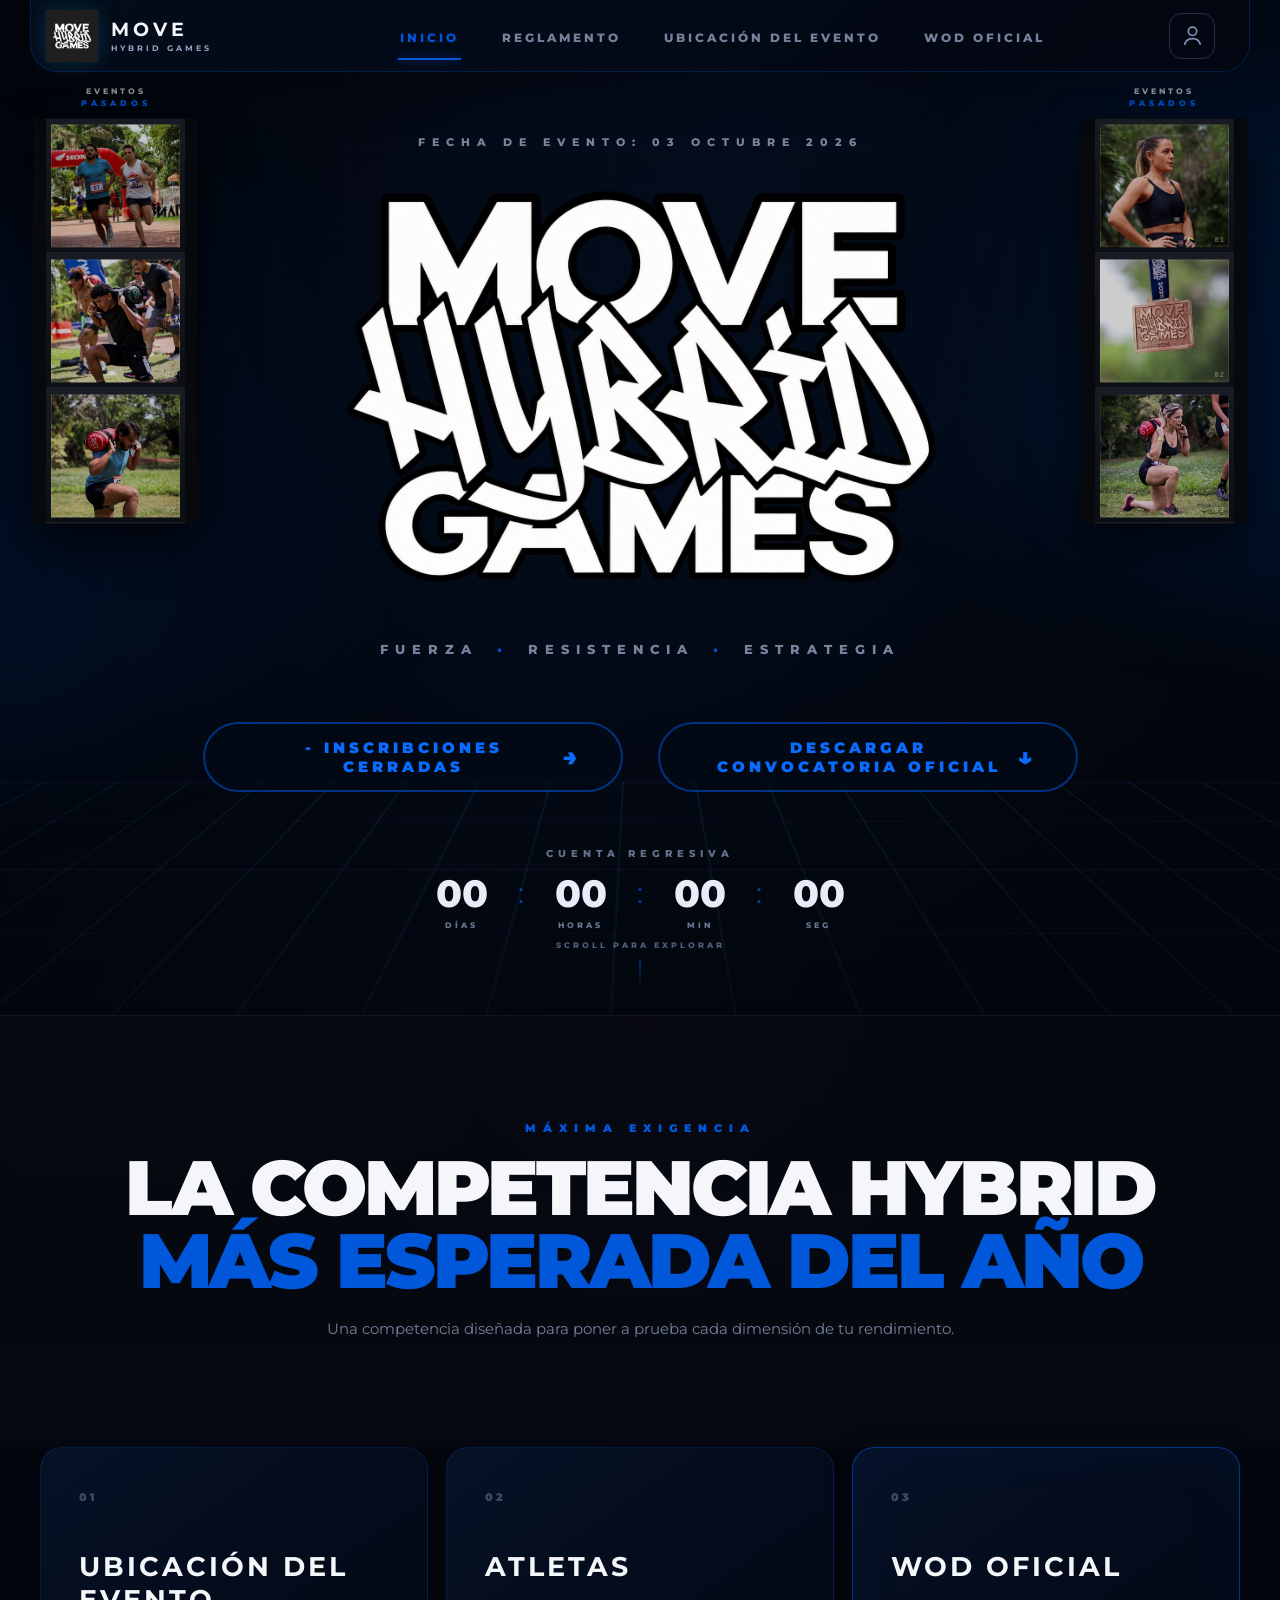
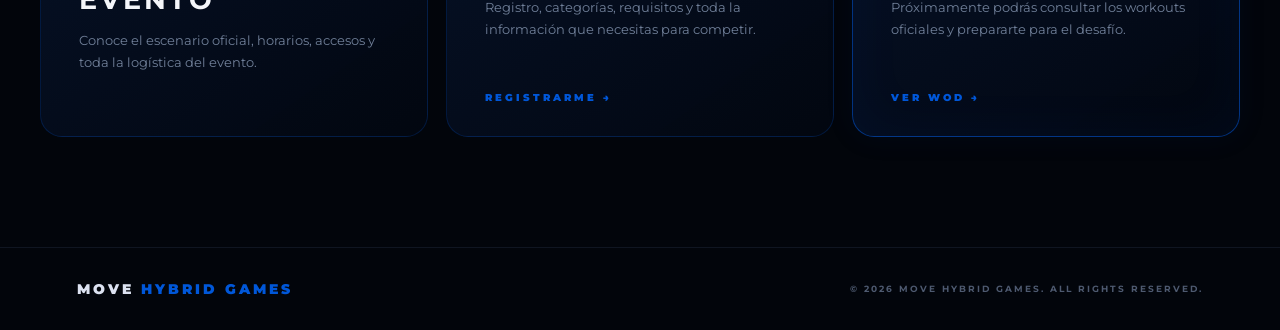
<file: index.html>
<!DOCTYPE html>
<html lang="es">

<head>
  <meta charset="UTF-8">

  <meta name="viewport" content="width=device-width, initial-scale=1.0">

  <meta name="theme-color" content="#070912">

  <meta
    name="description"
    content="MOVE HYBRID GAMES — competencia híbrida de alto rendimiento."
  >

  <title>MOVE HYBRID GAMES</title>

  <!-- GOOGLE FONT -->
  <link rel="preconnect" href="https://fonts.googleapis.com">
  <link rel="preconnect" href="https://fonts.gstatic.com" crossorigin>

  <link
    href="https://fonts.googleapis.com/css2?family=Montserrat:wght@400;500;600;700;800;900&display=swap"
    rel="stylesheet"
  >

  <!-- CSS -->
  <link rel="stylesheet" href="style.css">

</head>


<body>

  <!-- ==========================================
       EFECTOS DE LUZ DEL FONDO
  =========================================== -->

  <div class="page-glow page-glow--one"></div>

  <div class="page-glow page-glow--two"></div>


  <!-- ==========================================
       HEADER
  =========================================== -->

  <header class="site-header">


 

    <!-- ========================================
         NAVBAR
    ========================================= -->

    <div class="nav-shell">


      <!-- LOGO / MARCA -->

      
<a class="brand" href="#inicio" aria-label="MOVE HYBRID GAMES">

    <img
        src="logo.png"
        alt="MOVE Hybrid Games"
        class="brand-logo"
    >

    <span class="brand-name">
        <b>MOVE</b>
        <small>HYBRID GAMES</small>
    </span>

</a>


      <!-- BOTÓN MOBILE -->

      <button
        class="menu-toggle"
        type="button"
        aria-label="Abrir menú"
        aria-expanded="false"
      >

        <span></span>

        <span></span>

        <span></span>

      </button>



      <!-- MENÚ PRINCIPAL -->

      <nav
        class="main-nav"
        aria-label="Navegación principal"
      >

        <a
          class="nav-link active"
          href="#inicio"
        >
          INICIO
        </a>


        <a
          class="nav-link"
          href="reglamento.html"
        >
          REGLAMENTO
        </a>


       <a 
    href="https://goo.gl/maps/wiTaCZ3G5cs1sKGv7"
    class="nav-link"
    target="_blank"
    rel="noopener noreferrer"
>
    UBICACIÓN DEL EVENTO
</a>


      <a 
  class="nav-link"
  href="wod.html"
>
  WOD OFICIAL
</a>

      </nav>



      <!-- BOTÓN PERFIL -->

      <a
        class="profile-button"
        href="#atletas"
        aria-label="Perfil"
      >

        <svg
          viewBox="0 0 24 24"
          aria-hidden="true"
        >

          <circle
            cx="12"
            cy="8"
            r="4"
          ></circle>


          <path
            d="M4.5 21c.7-4.1 3.2-6 7.5-6s6.8 1.9 7.5 6"
          ></path>

        </svg>

      </a>

    </div>

  </header>



  <!-- ==========================================
       CONTENIDO PRINCIPAL
  =========================================== -->

  <main>


    <!-- ========================================
         HERO
    ========================================= -->

    <section
      class="hero"
      id="inicio"
    >


      <!-- FONDO -->

      <div class="hero-bg">

        <div
          class="arena-light arena-light--left"
        ></div>

        <div
          class="arena-light arena-light--right"
        ></div>

        <div class="grid-floor"></div>

      </div>



      <!-- CONTENIDO HERO -->

      <!-- ==========================================
     EVENTOS PASADOS - IZQUIERDA
=========================================== -->

<div class="past-events past-events--left">

    <div class="past-events-title">
        EVENTOS<br>
        <span>PASADOS</span>
    </div>

    <div class="film-strip">
        <div class="film-track">

            <div class="film-photo">
                <img src="eventosevento1.jpeg" alt="Evento pasado MOVE">
            </div>

            <div class="film-photo">
                <img src="eventosevento2.jpeg" alt="Evento pasado MOVE">
            </div>

            <div class="film-photo">
                <img src="eventosevento3.jpeg" alt="Evento pasado MOVE">
            </div>

            <div class="film-photo">
                <img src="eventosevento4.jpeg" alt="Evento pasado MOVE">
            </div>

        </div>
    </div>

</div>


<!-- ==========================================
     EVENTOS PASADOS - DERECHA
=========================================== -->

<div class="past-events past-events--right">

    <div class="past-events-title">
        EVENTOS<br>
        <span>PASADOS</span>
    </div>

    <div class="film-strip">
        <div class="film-track">

            <div class="film-photo">
                <img src="eventosevento5.jpeg" alt="Evento pasado MOVE">
            </div>

            <div class="film-photo">
                <img src="eventosevento6.jpeg" alt="Evento pasado MOVE">
            </div>

            <div class="film-photo">
                <img src="eventosevento7.jpeg" alt="Evento pasado MOVE">
            </div>

            <div class="film-photo">
                <img src="eventosevento8.jpeg" alt="Evento pasado MOVE">
            </div>

        </div>
    </div>

</div>

      
      <div class="hero-content">


        <!-- PEQUEÑO TEXTO SUPERIOR -->

        <p class="eyebrow">
          FECHA DE EVENTO: 03 OCTUBRE 2026
        </p>



        <!-- TÍTULO PRINCIPAL -->


<div class="hero-logo">
  <img 
    src="move-hybrid-games1.PNG" 
    alt="MOVE Hybrid Games"
  >
</div>


        <!-- SUBTÍTULO -->

        <p class="hero-subtitle">

          FUERZA

          <span>•</span>

          RESISTENCIA

          <span>•</span>

          ESTRATEGIA

        </p>



        <!-- BOTONES -->

        <div class="hero-actions">


<!-- INSCRIPCIÓN -->

<a
  href="inscribirme"
  target="_blank"
  class="btn btn-secondary"
>
  <span>
    
  </span>

  - INSCRIBCIONES CERRADAS 

  <span class="download-icon">
    →
  </span>

</a>



          <!-- PDF -->

<a
  href="Convocatoria_Oficial.pdf"
  target="_blank"
  class="btn btn-secondary"
>
  <span>
  </span>

  DESCARGAR CONVOCATORIA OFICIAL

  <span class="download-icon">
    ↓
  </span>
</a>

        </div>



        <!-- ====================================
             CUENTA REGRESIVA
        ===================================== -->

        <div class="countdown-wrap">


          <div class="countdown-title">
            CUENTA REGRESIVA
          </div>


          <div
            class="countdown"
            aria-label="Cuenta regresiva para el próximo evento"
          >


            <!-- DÍAS -->

            <div class="time-box">

              <strong id="days">
                00
              </strong>

              <span>
                DÍAS
              </span>

            </div>


            <div class="time-separator">
              :
            </div>



            <!-- HORAS -->

            <div class="time-box">

              <strong id="hours">
                00
              </strong>

              <span>
                HORAS
              </span>

            </div>


            <div class="time-separator">
              :
            </div>



            <!-- MINUTOS -->

            <div class="time-box">

              <strong id="minutes">
                00
              </strong>

              <span>
                MIN
              </span>

            </div>


            <div class="time-separator">
              :
            </div>



            <!-- SEGUNDOS -->

            <div class="time-box">

              <strong id="seconds">
                00
              </strong>

              <span>
                SEG
              </span>

            </div>

          </div>

        </div>

      </div>



      <!-- SCROLL -->

      <div class="scroll-hint">

        <span>
          SCROLL PARA EXPLORAR
        </span>

        <i></i>

      </div>

    </section>



    <!-- ==========================================
         REGLAMENTO / INTRO
    =========================================== -->

    <section
      class="demo-section"
      id="reglamento"
    >

      <span class="section-kicker">
        MÁXIMA EXIGENCIA
      </span>


      <h2>

        LA COMPETENCIA HYBRID

        <br>

        <em>
          MÁS ESPERADA DEL AÑO
        </em>

      </h2>


      <p>
        Una competencia diseñada para poner a prueba
        cada dimensión de tu rendimiento.
      </p>

    </section>



    <!-- ==========================================
         TARJETAS PRINCIPALES
    =========================================== -->

    <section class="info-grid">


      <!-- ========================================
           SEDE
      ========================================= -->

      <article
        id="sede"
        class="info-card"
      >

        <span class="card-number">
          01
        </span>


        <h3>
          UBICACIÓN DEL EVENTO
        </h3>


        <p>
          Conoce el escenario oficial,
          horarios, accesos y toda la
          logística del evento.
        </p>


               <a 
    href="https://goo.gl/maps/wiTaCZ3G5cs1sKGv7"
    >
   
</a>


      </article>



      <!-- ========================================
           ATLETAS
      ========================================= -->

      <article
        id="atletas"
        class="info-card"
      >

        <span class="card-number">
          02
        </span>


        <h3>
          ATLETAS
        </h3>


        <p>
          Registro, categorías,
          requisitos y toda la información
          que necesitas para competir.
        </p>


       <a href="inscribirme.html" target="_blank">
  REGISTRARME →
</a>

      </article>



      <!-- ========================================
           WOD OFICIAL
      ========================================= -->

      <article
        id="wod"
        class="info-card info-card--featured"
      >

        <span class="card-number">
          03
        </span>


        <h3>
          WOD OFICIAL
        </h3>


        <p>
          Próximamente podrás consultar
          los workouts oficiales y prepararte
          para el desafío.
        </p>


        <a href="#inicio">
          VER WOD →
        </a>

      </article>

    </section>

  </main>



  <!-- ==========================================
       FOOTER
  =========================================== -->

  <footer>


    <div class="footer-brand">

      MOVE

      <span>
        HYBRID GAMES
      </span>

    </div>


    <p>
      © 2026 MOVE HYBRID GAMES.
      ALL RIGHTS RESERVED.
    </p>


  </footer>



  <!-- ==========================================
       JAVASCRIPT
  =========================================== -->

  <script src="script.js"></script>

</body>

</html>
</file>
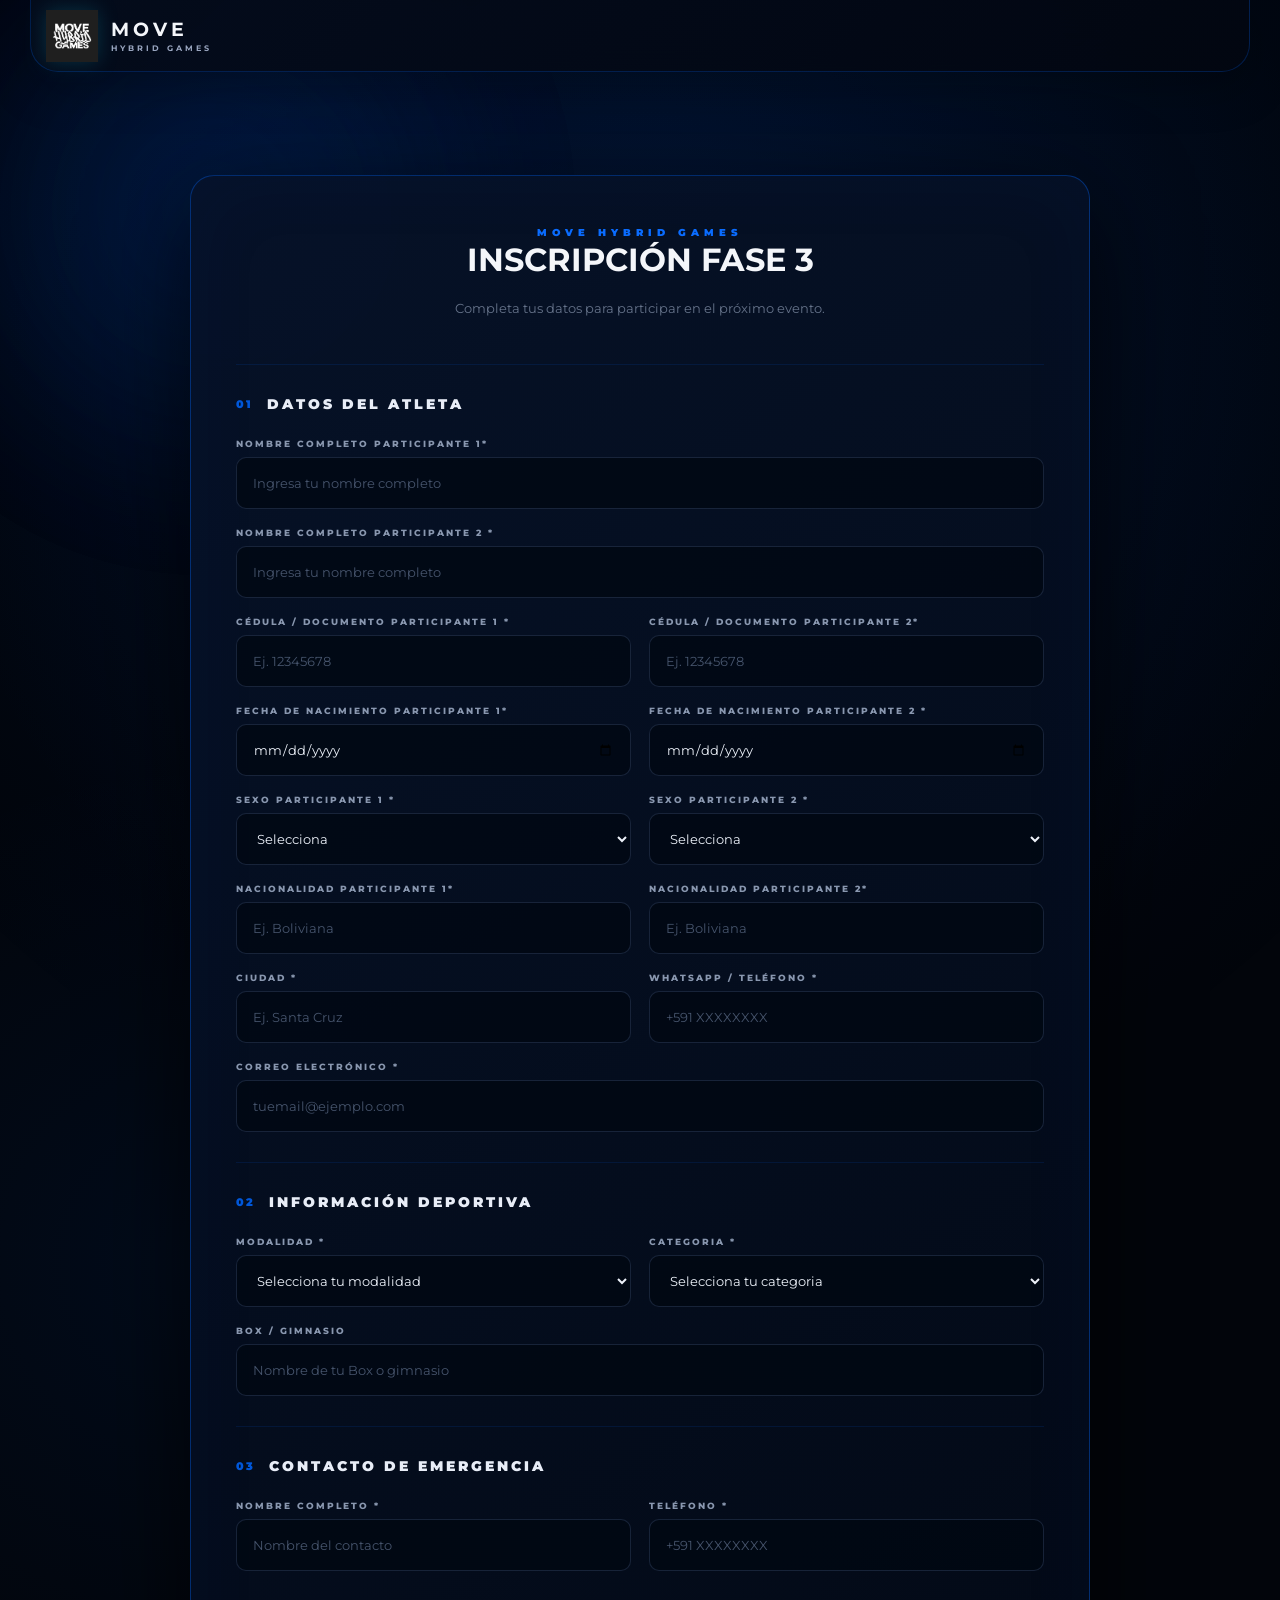
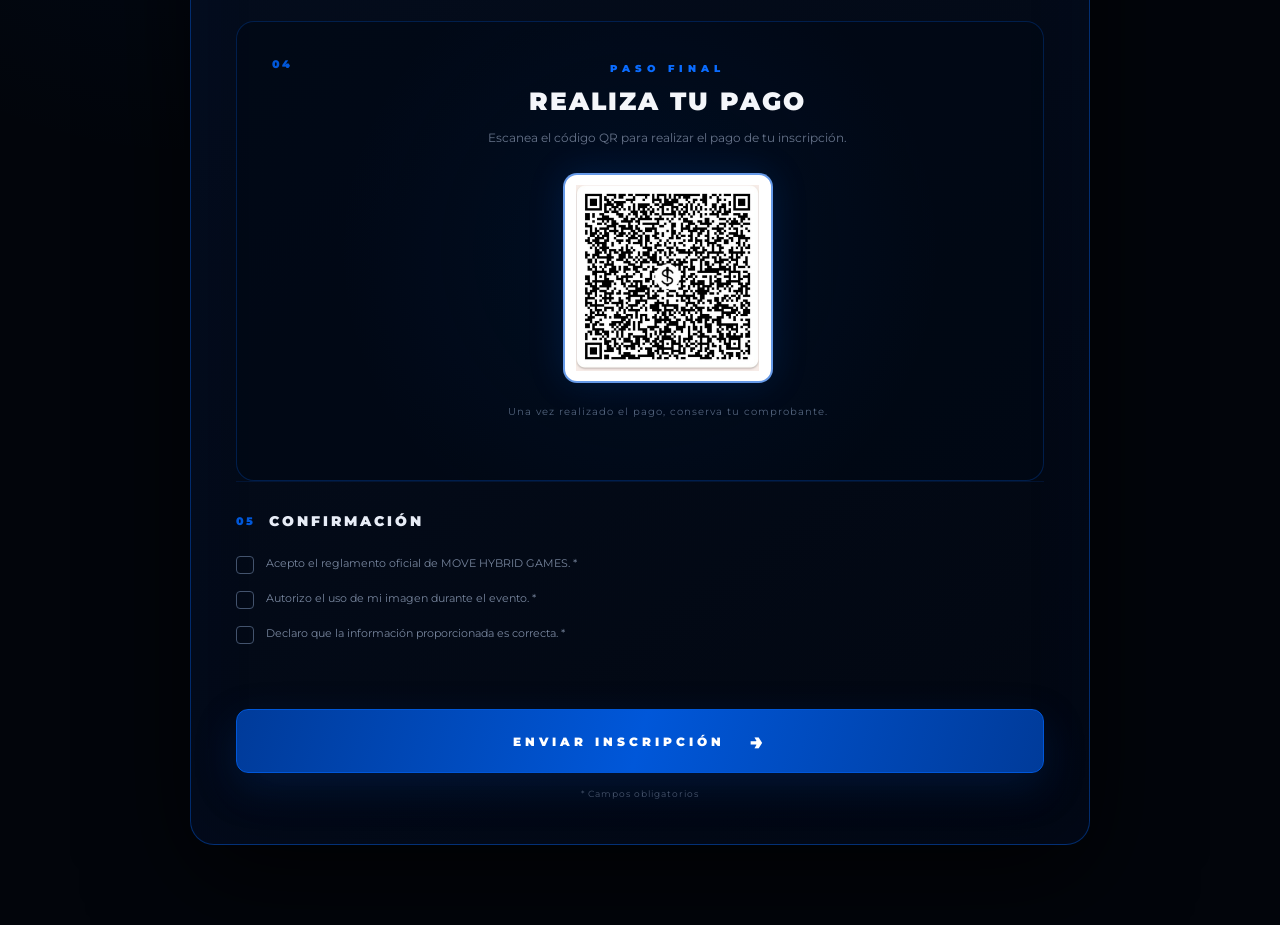
<file: inscribirme.html>
<!DOCTYPE html>
<html lang="es">

<head>

    <meta charset="UTF-8">

    <meta
        name="viewport"
        content="width=device-width, initial-scale=1.0"
    >

    <meta
        name="theme-color"
        content="#02050b"
    >

    <meta
        name="description"
        content="Inscripción oficial MOVE HYBRID GAMES — 03 de octubre de 2026."
    >

    <title>Inscripción | MOVE HYBRID GAMES</title>


    <!-- GOOGLE FONT -->

    <link
        rel="preconnect"
        href="https://fonts.googleapis.com"
    >

    <link
        rel="preconnect"
        href="https://fonts.gstatic.com"
        crossorigin
    >

    <link
        href="https://fonts.googleapis.com/css2?family=Montserrat:wght@400;500;600;700;800;900&display=swap"
        rel="stylesheet"
    >


    <!-- CSS PRINCIPAL -->

    <link
        rel="stylesheet"
        href="style.css"
    >

</head>


<body>


    <!-- ==========================================
         EFECTOS DE FONDO
    =========================================== -->

    <div class="page-glow page-glow--one"></div>

    <div class="page-glow page-glow--two"></div>


    <!-- ==========================================
         HEADER SIMPLE
    =========================================== -->

    <header class="site-header">

        <div class="nav-shell">


            <!-- LOGO -->

            <a
                class="brand"
                href="index.html"
                aria-label="MOVE HYBRID GAMES"
            >

                <img
                    src="logo.png"
                    alt="MOVE Hybrid Games"
                    class="brand-logo"
                >

                <span class="brand-name">

                    <b>MOVE</b>

                    <small>
                        HYBRID GAMES
                    </small>

                </span>

            </a>


        </div>

    </header>


    <!-- ==========================================
         PÁGINA DE INSCRIPCIÓN
    =========================================== -->

    <main class="registration-page">


        <!-- ======================================
             CONTENEDOR
        ======================================= -->

        <div class="registration-container">


            <!-- ENCABEZADO -->

            <div class="registration-header">

                <span class="registration-kicker">
                    MOVE HYBRID GAMES
                </span>

                <h1>
                    INSCRIPCIÓN FASE 3
                </h1>

                <p>
                    Completa tus datos para participar
                    en el próximo evento.
                </p>

            </div>


            <!-- ==================================
                 FORMULARIO
            =================================== -->

   <form
    id="registrationForm"
    class="registration-form"
    action="https://formsubmit.co/movebolivia.scz@gmail.com"
    method="POST"
>
    
    <input
        type="hidden"
        name="_subject"
        value="Nueva inscripción - MOVE HYBRID GAMES"
    >

    <input
        type="hidden"
        name="_cc"
        value="adrian.salas051033@gmail.com"
    >

    <input
        type="hidden"
        name="_template"
        value="table"
    >

    <input
        type="text"
        name="_honey"
        style="display:none"
        tabindex="-1"
        autocomplete="off"
    >


                <!-- =================================
                     DATOS DEL ATLETA
                ================================== -->

                <div class="form-section">

                    <div class="form-section-title">

                        <span>01</span>

                        <h2>
                            DATOS DEL ATLETA
                        </h2>

                    </div>


                    <div class="form-grid">


                        <!-- NOMBRE -->

                        <div class="form-group form-full">

                            <label for="fullName">
                                Nombre completo participante 1*
                            </label>

                            <input
                                type="text"
                                id="fullName1"
                                name="Nombre del participante #1"
                                placeholder="Ingresa tu nombre completo"
                                required
                            >

                        </div>

                                                <div class="form-group form-full">

                            <label for="fullName">
                                Nombre completo participante 2 *
                            </label>

                            <input
                                type="text"
                                id="fullName2"
                                name="Nombre del participante #2"
                                placeholder="Ingresa tu nombre completo"
                                required
                            >

                        </div>

                        <!-- DOCUMENTO -->

                        <div class="form-group">

                            <label for="document">
                                Cédula / Documento Participante 1 *
                            </label>

                            <input
                                type="text"
                                id="document1"
                                name="CI participante #1"
                                placeholder="Ej. 12345678"
                                required
                            >

                        </div>

                                                <div class="form-group">

                            <label for="document">
                                Cédula / Documento participante 2*
                            </label>

                            <input
                                type="text"
                                id="document2"
                                name="CI participante #2"
                                placeholder="Ej. 12345678"
                                required
                            >

                        </div>

                        <!-- FECHA -->

                        <div class="form-group">

                            <label for="birthDate">
                                Fecha de nacimiento participante 1*
                            </label>

                            <input
                                type="date"
                                id="birthDate1"
                                name="Fecha de Nacimiento participante #1"
                                required
                            >

                        </div>

                        <div class="form-group">

                            <label for="birthDate">
                                Fecha de nacimiento Participante 2 *
                            </label>

                            <input
                                type="date"
                                id="birthDate2"
                                name="Fecha de Nacimiento participante #2"
                                required
                            >

                        </div>
                        
                        <!-- SEXO -->

                        <div class="form-group">

                            <label for="gender">
                                Sexo Participante 1 *
                            </label>

                            <select
                                id="gender1"
                                name="Genero del participante #1"
                                required
                            >

                                <option value="">
                                    Selecciona
                                </option>

                                <option value="Masculino">
                                    Masculino
                                </option>

                                <option value="Femenino">
                                    Femenino
                                </option>

                            </select>

                        </div>

                         <div class="form-group">

                            <label for="gender">
                                Sexo Participante 2 *
                            </label>

                            <select
                                id="gender2"
                                name="Genero del participante #2"
                                required
                            >

                                <option value="">
                                    Selecciona
                                </option>

                                <option value="Masculino">
                                    Masculino
                                </option>

                                <option value="Femenino">
                                    Femenino
                                </option>

                            </select>

                        </div>


                        
                        <!-- NACIONALIDAD -->

                        <div class="form-group">

                            <label for="nationality">
                                Nacionalidad Participante 1*
                            </label>

                            <input
                                type="text"
                                id="nationality1"
                                name="Nacionalidad participante #1"
                                placeholder="Ej. Boliviana"
                                required
                            >

                        </div>

                            <div class="form-group">

                            <label for="nationality">
                                Nacionalidad Participante 2*
                            </label>

                            <input
                                type="text"
                                id="nationality2"
                                name="Nacionalidad participante #1"
                                placeholder="Ej. Boliviana"
                                required
                            >

                        </div>

                        
                        <!-- CIUDAD -->

                        <div class="form-group">

                            <label for="city">
                                Ciudad *
                            </label>

                            <input
                                type="text"
                                id="city"
                                name="Ciudad"
                                placeholder="Ej. Santa Cruz"
                                required
                            >

                        </div>


                        <!-- TELEFONO -->

                        <div class="form-group">

                            <label for="phone">
                                WhatsApp / Teléfono *
                            </label>

                            <input
                                type="tel"
                                id="phone"
                                name="Whatsapp"
                                placeholder="+591 XXXXXXXX"
                                required
                            >

                        </div>


                        <!-- EMAIL -->

                        <div class="form-group form-full">

                            <label for="email">
                                Correo electrónico *
                            </label>

                            <input
                                type="email"
                                id="email"
                                name="Correo electronico"
                                placeholder="tuemail@ejemplo.com"
                                required
                            >

                        </div>

                    </div>

                </div>


                <!-- =================================
                     INFORMACIÓN DEPORTIVA
                ================================== -->

                <div class="form-section">

                    <div class="form-section-title">

                        <span>02</span>

                        <h2>
                            INFORMACIÓN DEPORTIVA
                        </h2>

                    </div>


                    <div class="form-grid">


                        <!-- Modalidad -->

                        <div class="form-group">

                            <label for="category">
                                Modalidad *
                            </label>

                            <select
                                id="category"
                                name="Modalidad"
                                required
                            >

                                <option value="">
                                    Selecciona tu modalidad
                                </option>

                            
                                <option value="Doubles Masculino">
                                    Doubles Masculino
                                </option>

                                <option value="Doubles Femenino">
                                    Doubles Femenino
                                </option>

                                <option value="Doubles Mixto">
                                    Doubles Mixto
                                </option>

                            </select>

                        </div>


                        <!-- Categoria -->

                        <div class="form-group">

                            <label for="level">
                                Categoria *
                            </label>

                            <select
                                id="level"
                                name="Categoria"
                                required
                            >

                                <option value="">
                                    Selecciona tu categoria
                                </option>

                                <option value="Open">
                                    Open
                                </option>

                                <option value="PRO">
                                    PRO
                                </option>

                                <option value="+45">
                                    +45
                                </option>

                            </select>

                        </div>


                        <!-- BOX -->

                        <div class="form-group form-full">

                            <label for="gym">
                                Box / Gimnasio
                            </label>

                            <input
                                type="text"
                                id="gym"
                                name="Box o GYM"
                                placeholder="Nombre de tu Box o gimnasio"
                            >

                        </div>






                    </div>

                </div>


                <!-- =================================
                     CONTACTO DE EMERGENCIA
                ================================== -->

                <div class="form-section">

                    <div class="form-section-title">

                        <span>03</span>

                        <h2>
                            CONTACTO DE EMERGENCIA
                        </h2>

                    </div>


                    <div class="form-grid">


                        <div class="form-group">

                            <label for="emergencyName">
                                Nombre completo *
                            </label>

                            <input
                                type="text"
                                id="emergencyName"
                                name="Contacto de emergencia"
                                placeholder="Nombre del contacto"
                                required
                            >

                        </div>


                        <div class="form-group">

                            <label for="emergencyPhone">
                                Teléfono *
                            </label>

                            <input
                                type="tel"
                                id="emergencyPhone"
                                name="Numero de contacto de emergencia"
                                placeholder="+591 XXXXXXXX"
                                required
                            >

                        </div>

                    </div>

                </div>


                <!-- =================================
                     PAGO
                ================================== -->

                <div class="payment-section">

                    <div class="payment-number">
                        04
                    </div>


                    <div class="payment-content">

                        <span class="registration-kicker">
                            PASO FINAL
                        </span>

                        <h3>
                            REALIZA TU PAGO
                        </h3>

                        <p>
                            Escanea el código QR para realizar
                            el pago de tu inscripción.
                        </p>


                        <div class="payment-qr">

                            <img
                                src="qr-pago1.jpeg"
                                alt="QR de pago MOVE Hybrid Games"
                            >

                        </div>


                        <p class="payment-note">

                            Una vez realizado el pago,
                            conserva tu comprobante.

                        </p>

                    </div>

                </div>


                <!-- =================================
                     CONFIRMACIÓN
                ================================== -->

                <div class="form-section">

                    <div class="form-section-title">

                        <span>05</span>

                        <h2>
                            CONFIRMACIÓN
                        </h2>

                    </div>


                    <div class="checkbox-group">


                        <label class="checkbox-label">

                            <input
                                type="checkbox"
                                id="rulesAccepted"
                                name="rulesAccepted"
                                required
                            >

                            <span class="custom-checkbox"></span>

                            <span>
                                Acepto el reglamento oficial
                                de MOVE HYBRID GAMES. *
                            </span>

                        </label>


                        <label class="checkbox-label">

                            <input
                                type="checkbox"
                                id="imageAccepted"
                                name="imageAccepted"
                                required
                            >

                            <span class="custom-checkbox"></span>

                            <span>
                                Autorizo el uso de mi imagen
                                durante el evento. *
                            </span>

                        </label>


                        <label class="checkbox-label">

                            <input
                                type="checkbox"
                                id="dataAccepted"
                                name="dataAccepted"
                                required
                            >

                            <span class="custom-checkbox"></span>

                            <span>
                                Declaro que la información
                                proporcionada es correcta. *
                            </span>

                        </label>


                    </div>

                </div>


                <!-- =================================
                     BOTÓN
                ================================== -->

                <div class="registration-submit">

                    <button
                        type="submit"
                        class="registration-button"
                        id="registrationSubmit"
                    >

                        <span>
                            ENVIAR INSCRIPCIÓN
                        </span>

                        <span class="submit-arrow">
                            →
                        </span>

                    </button>


                    <p class="required-note">
                        * Campos obligatorios
                    </p>

                </div>


                <!-- MENSAJE -->

                <div
                    class="registration-message"
                    id="registrationMessage"
                ></div>


            </form>

        </div>

    </main>


    <!-- ==========================================
         JAVASCRIPT
    =========================================== -->

    <script src="script.js"></script>

</body>

</html>
</file>
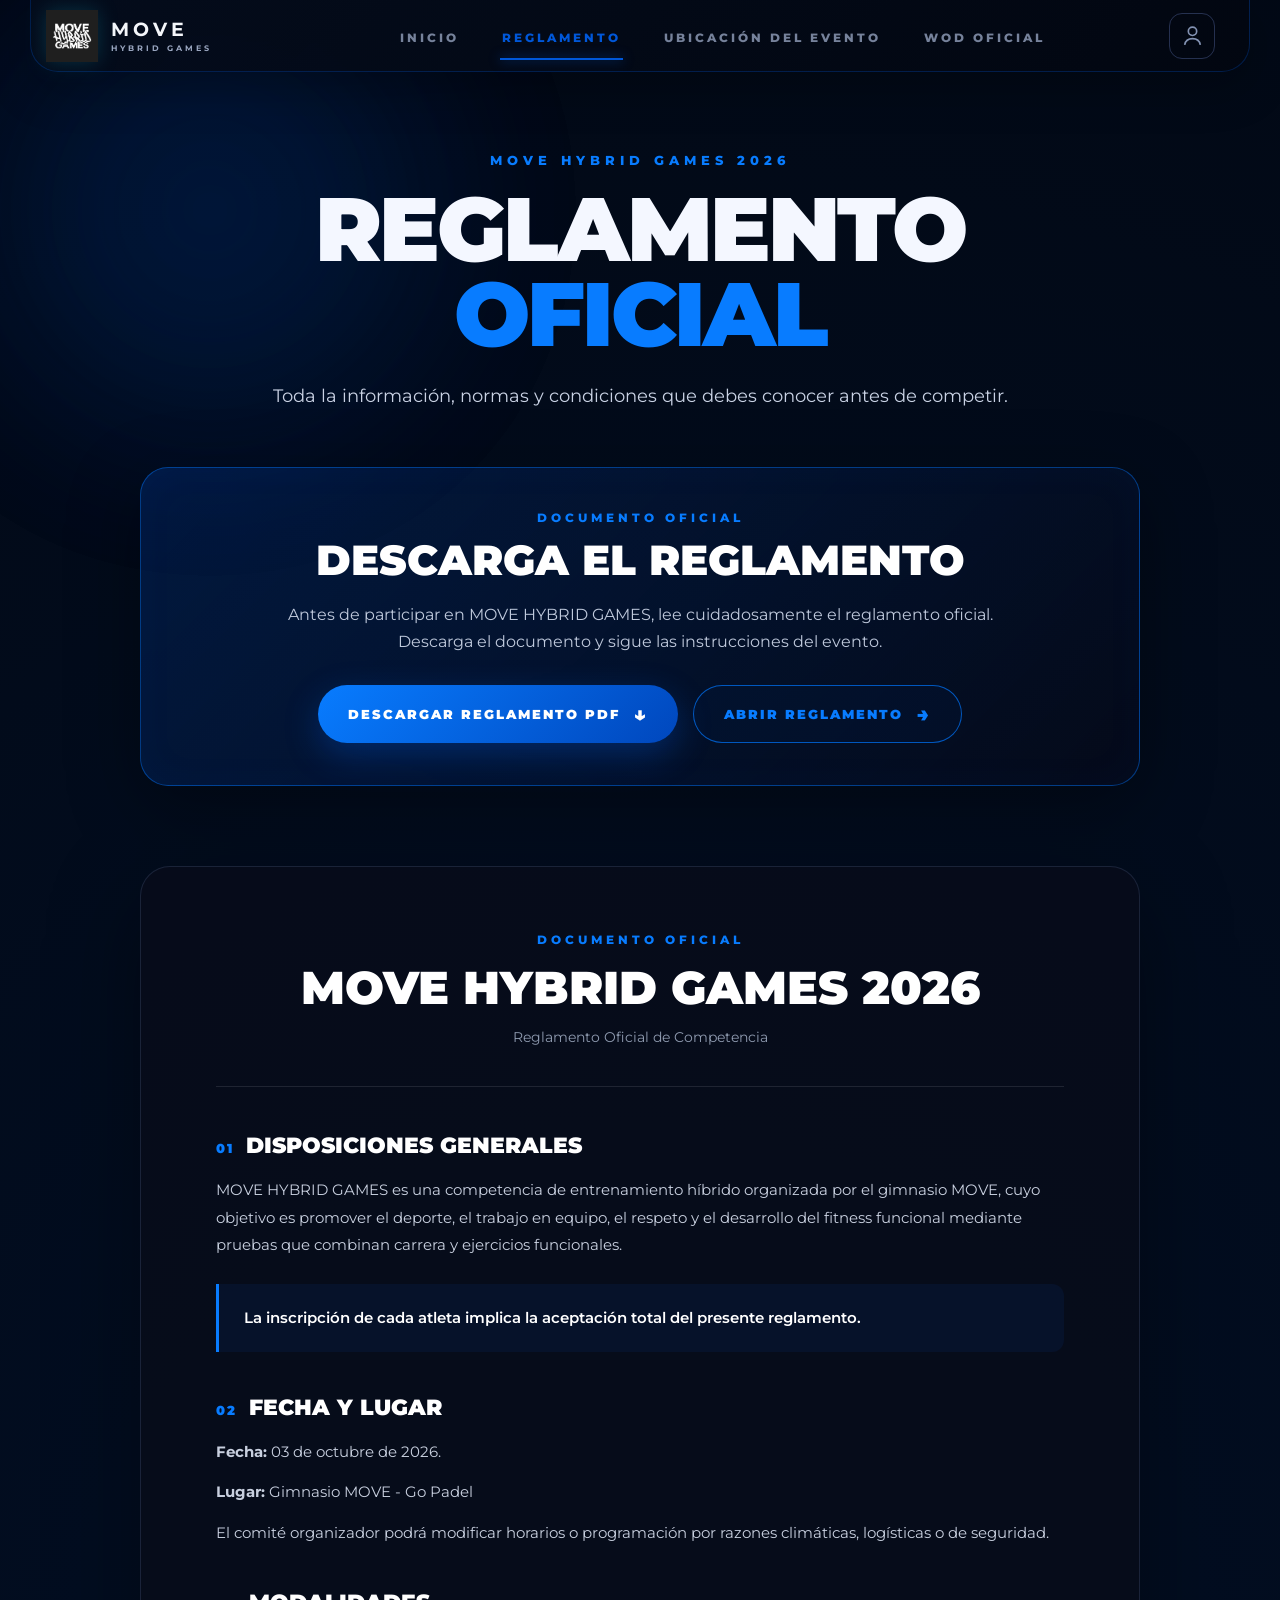
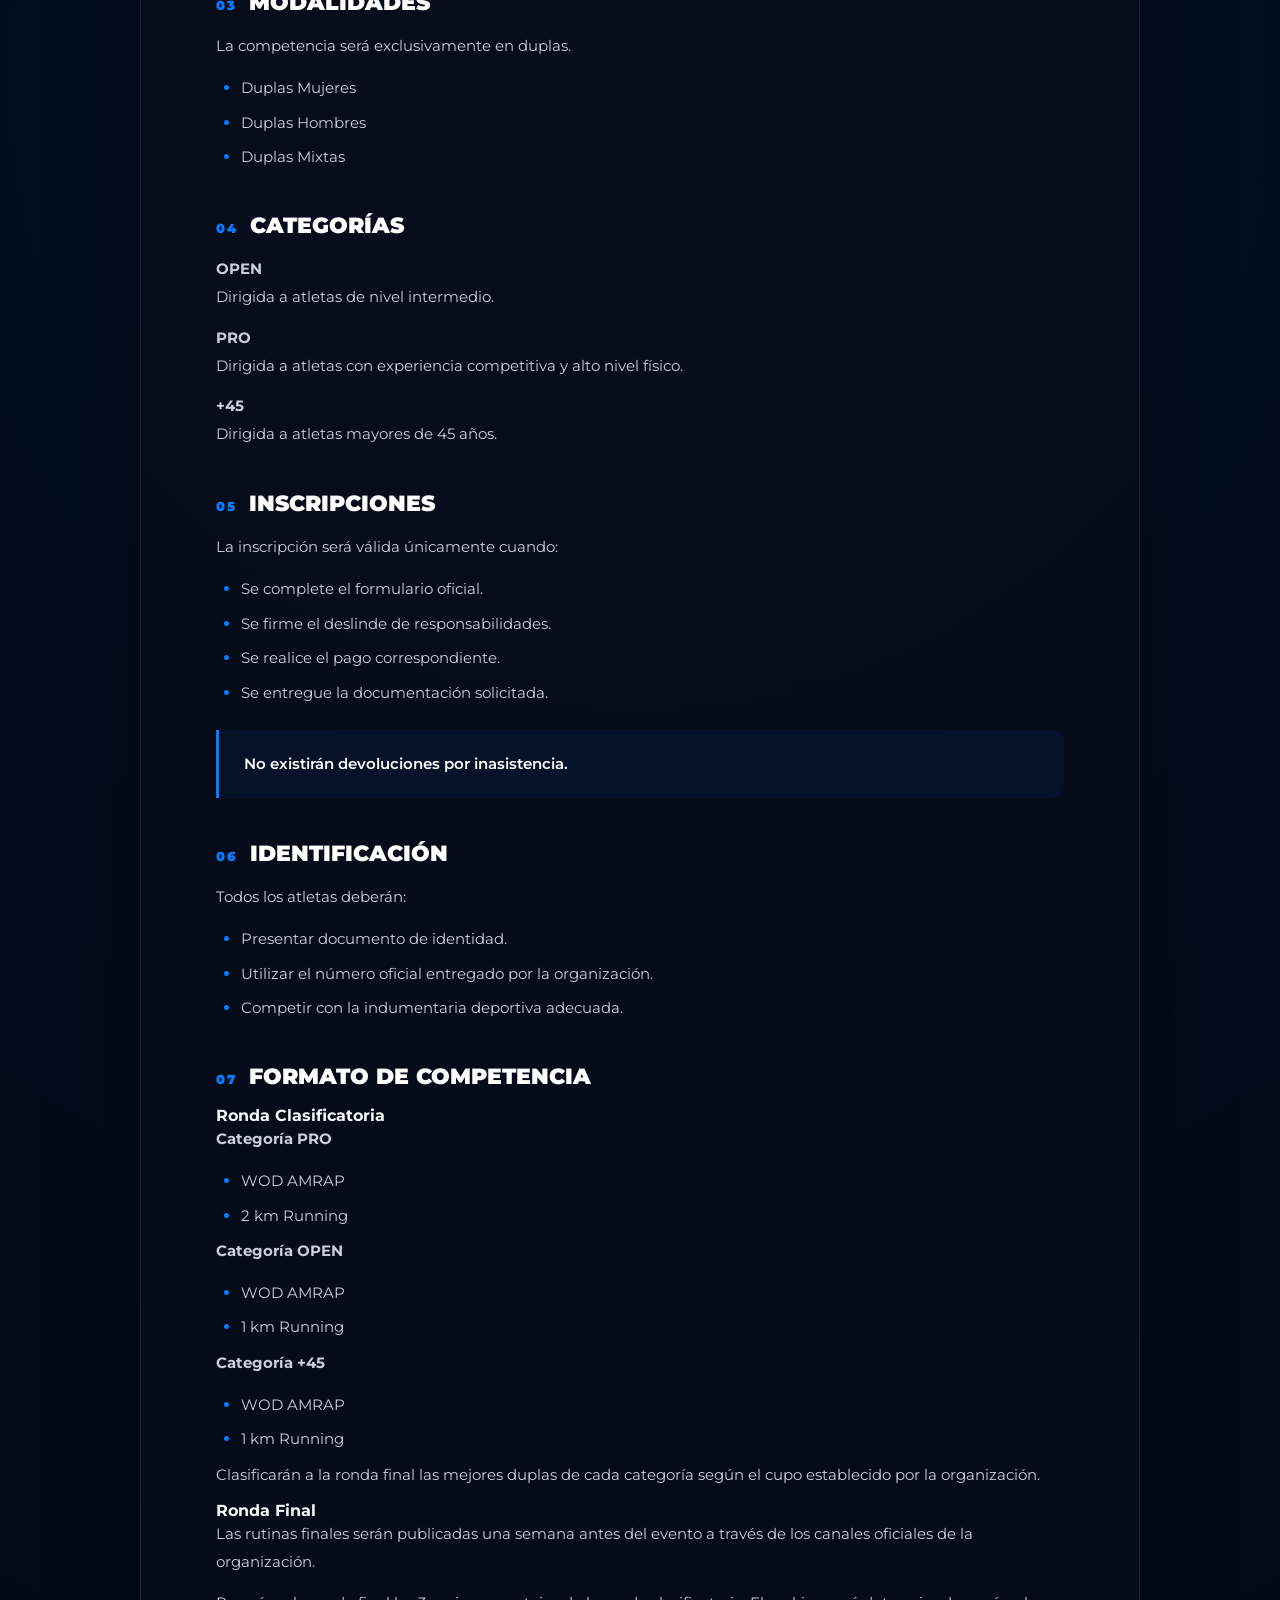
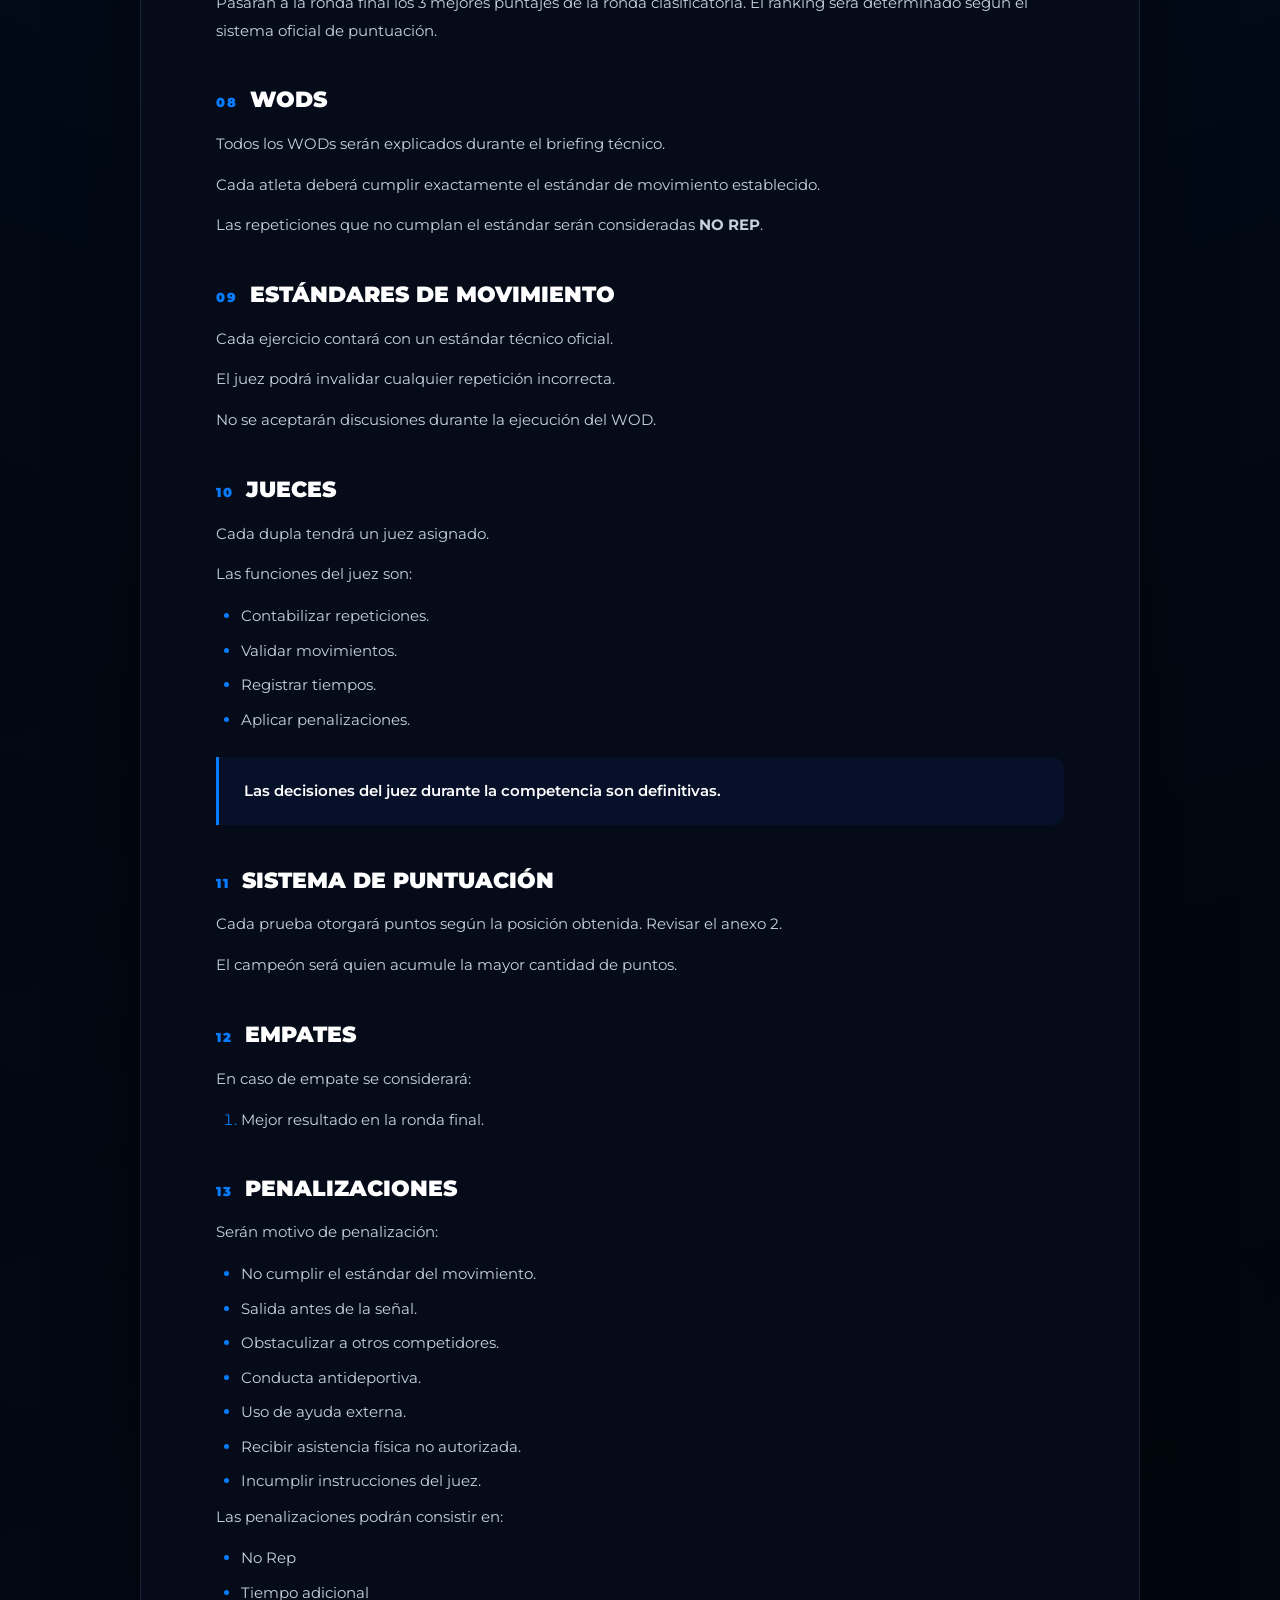
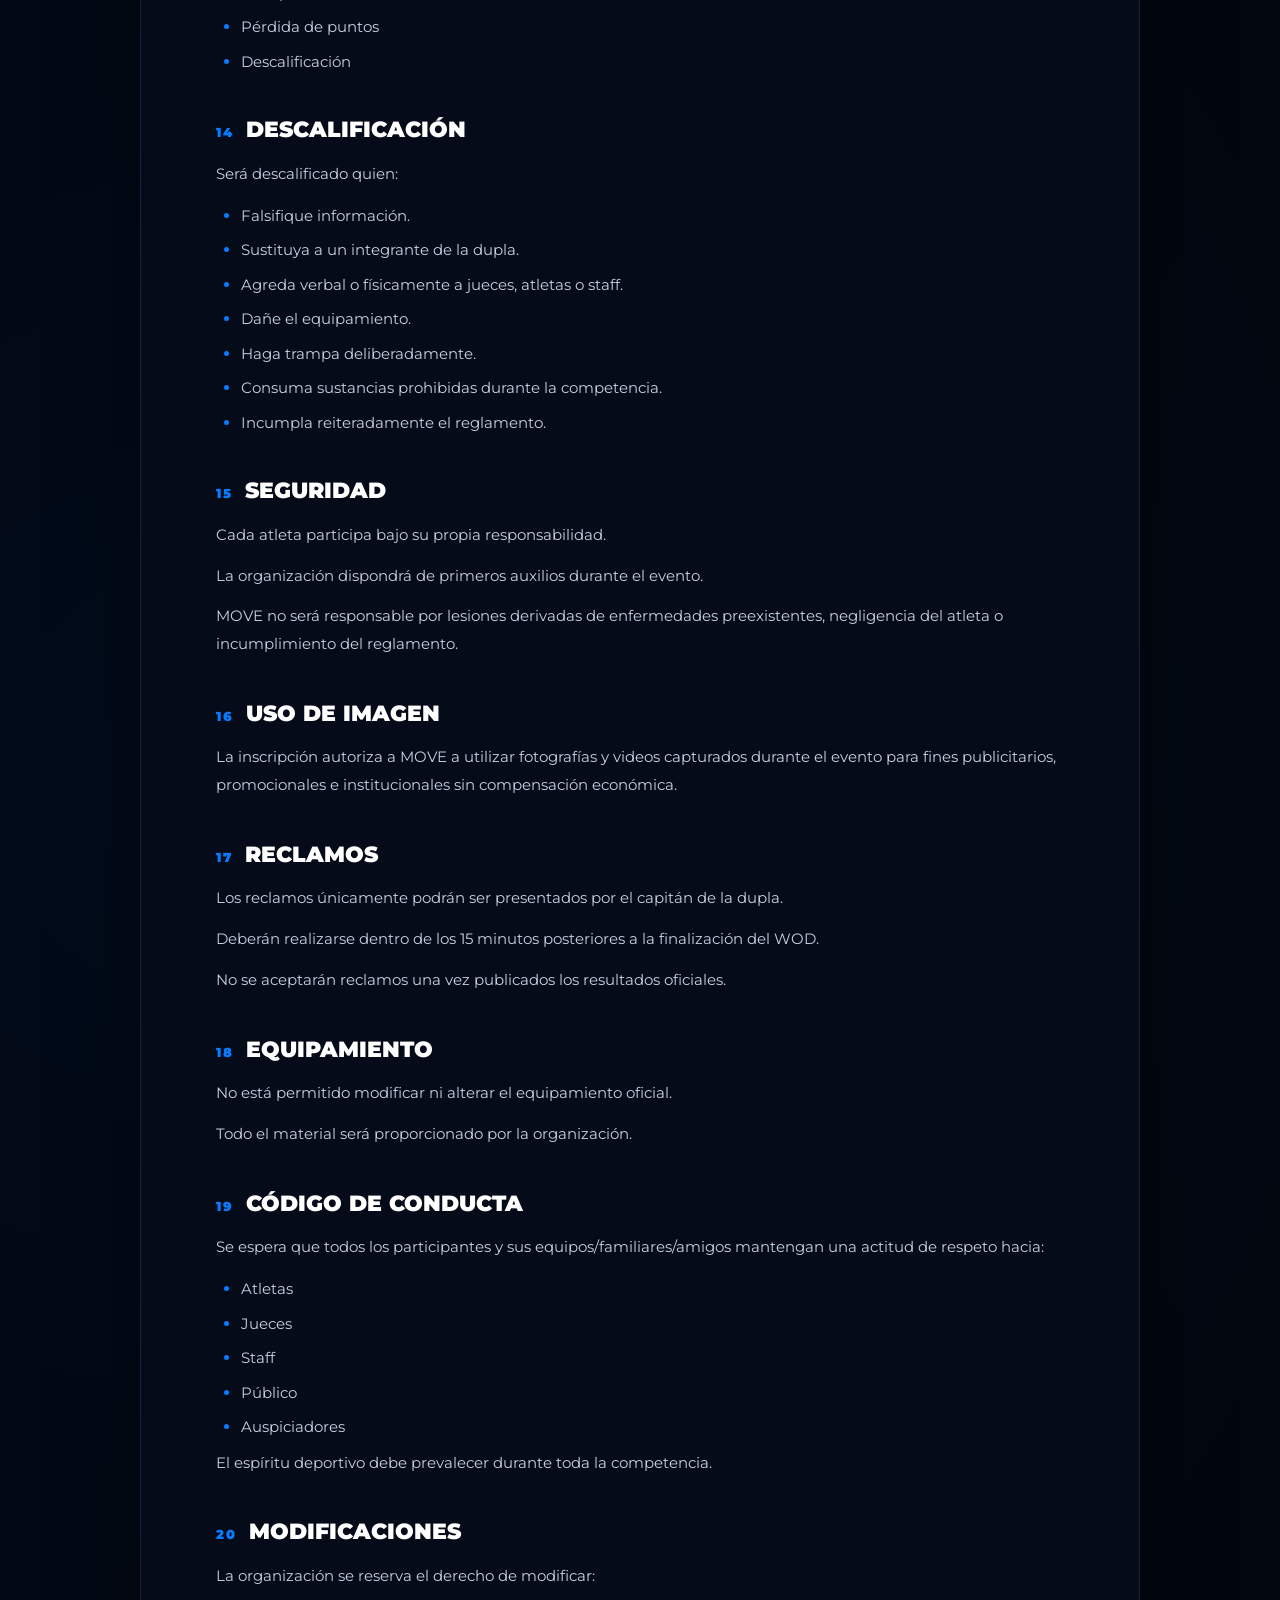
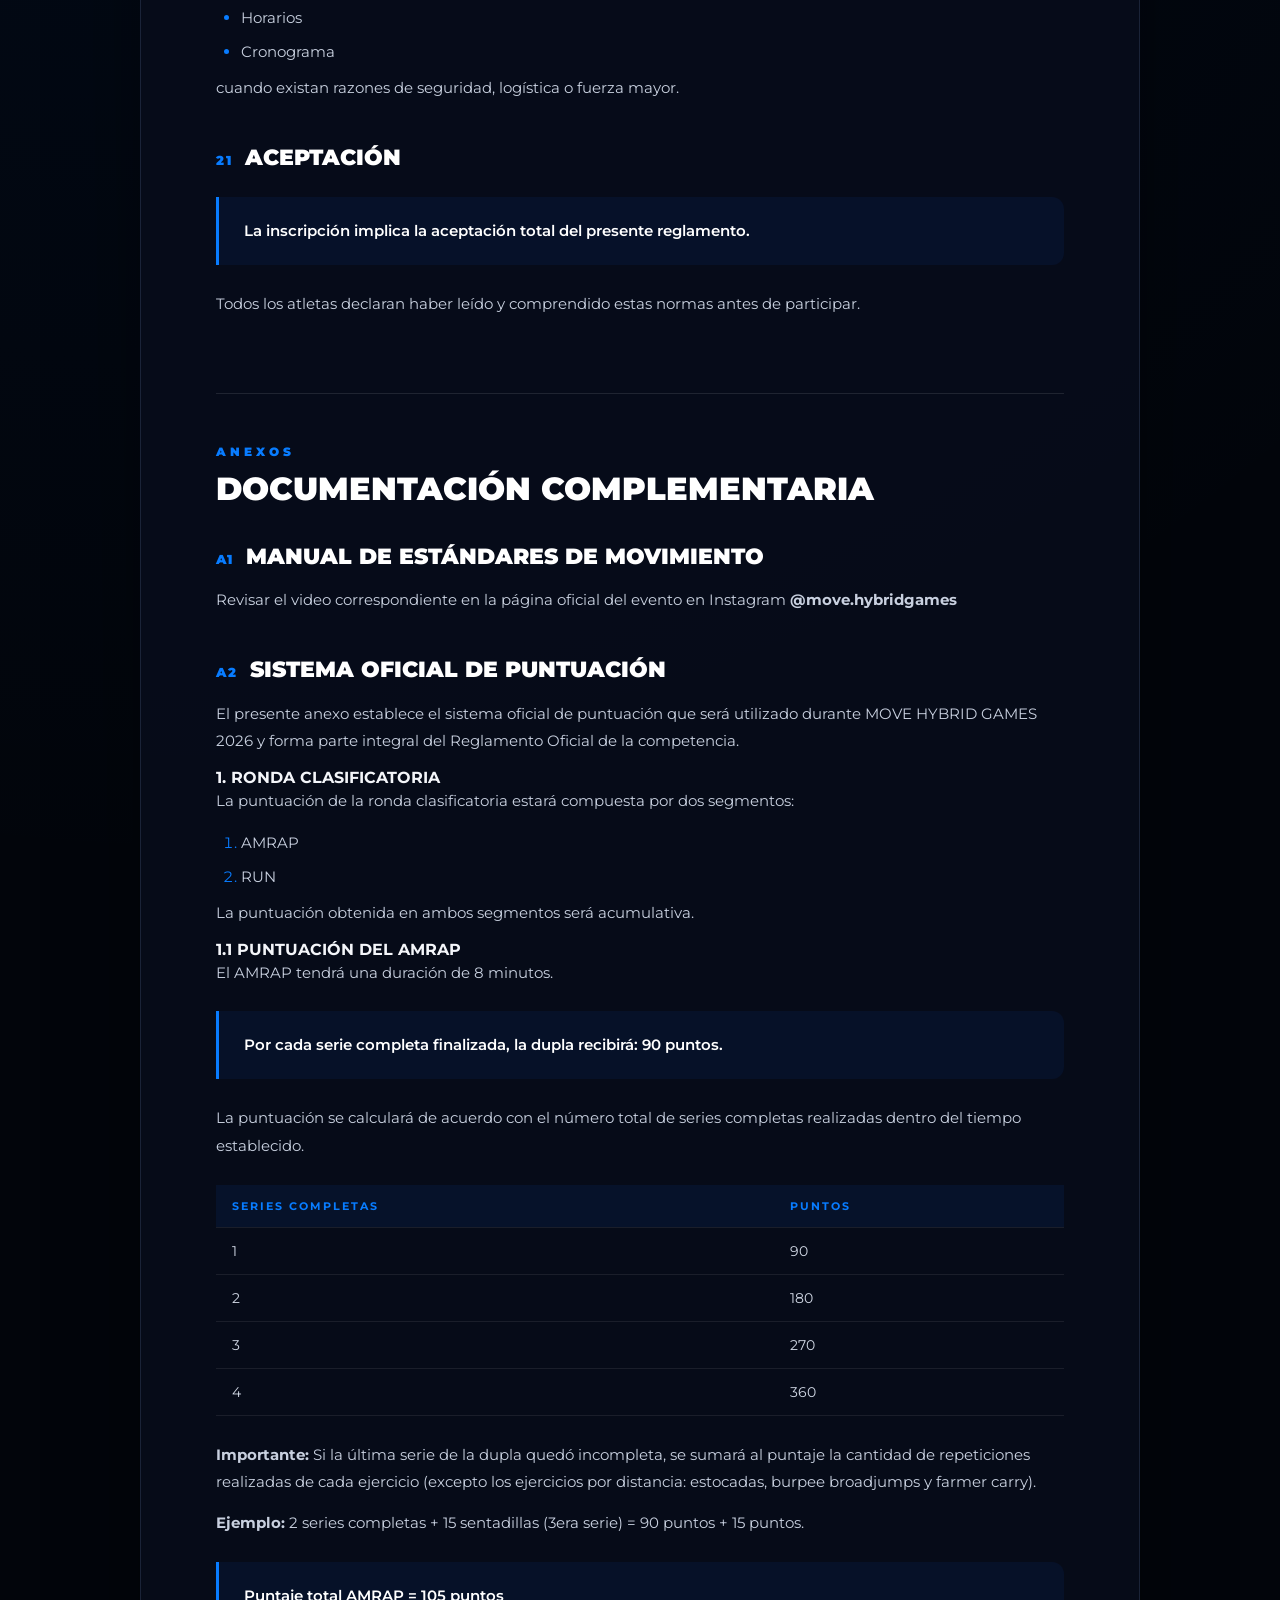
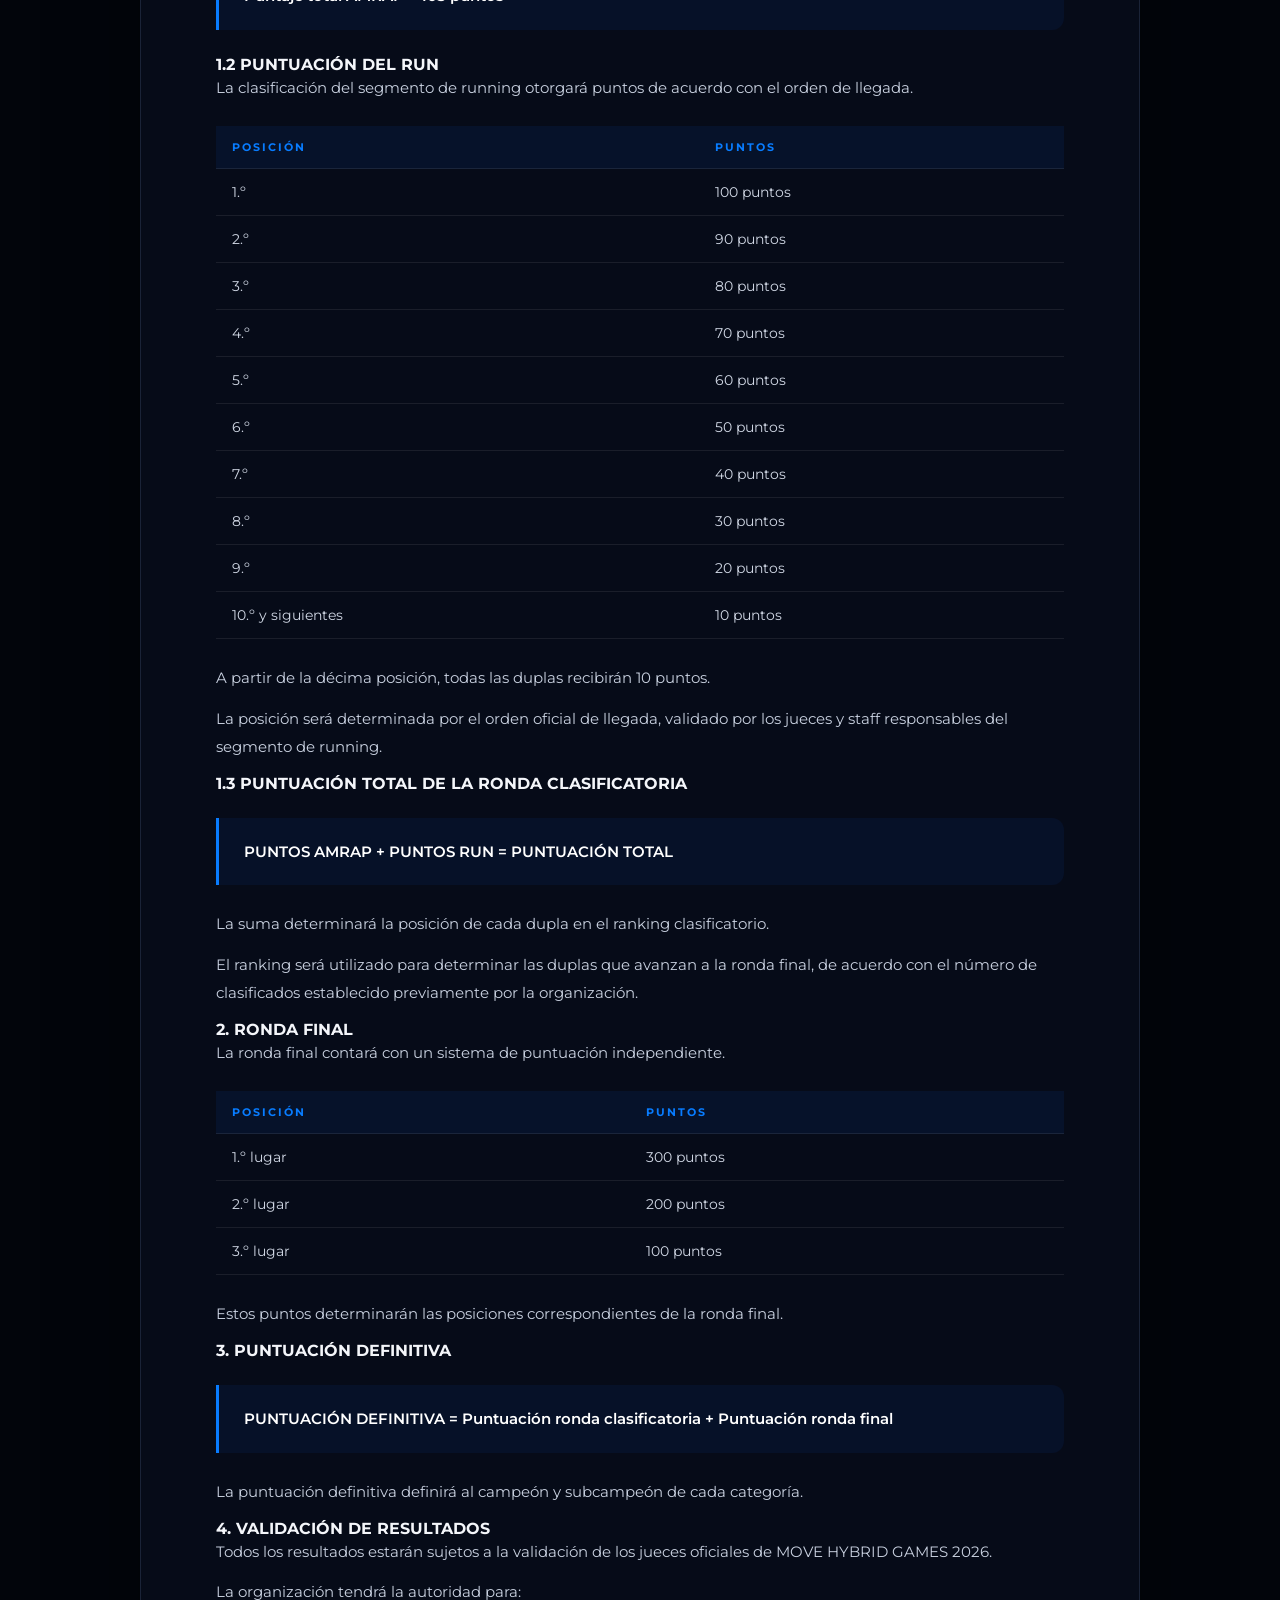
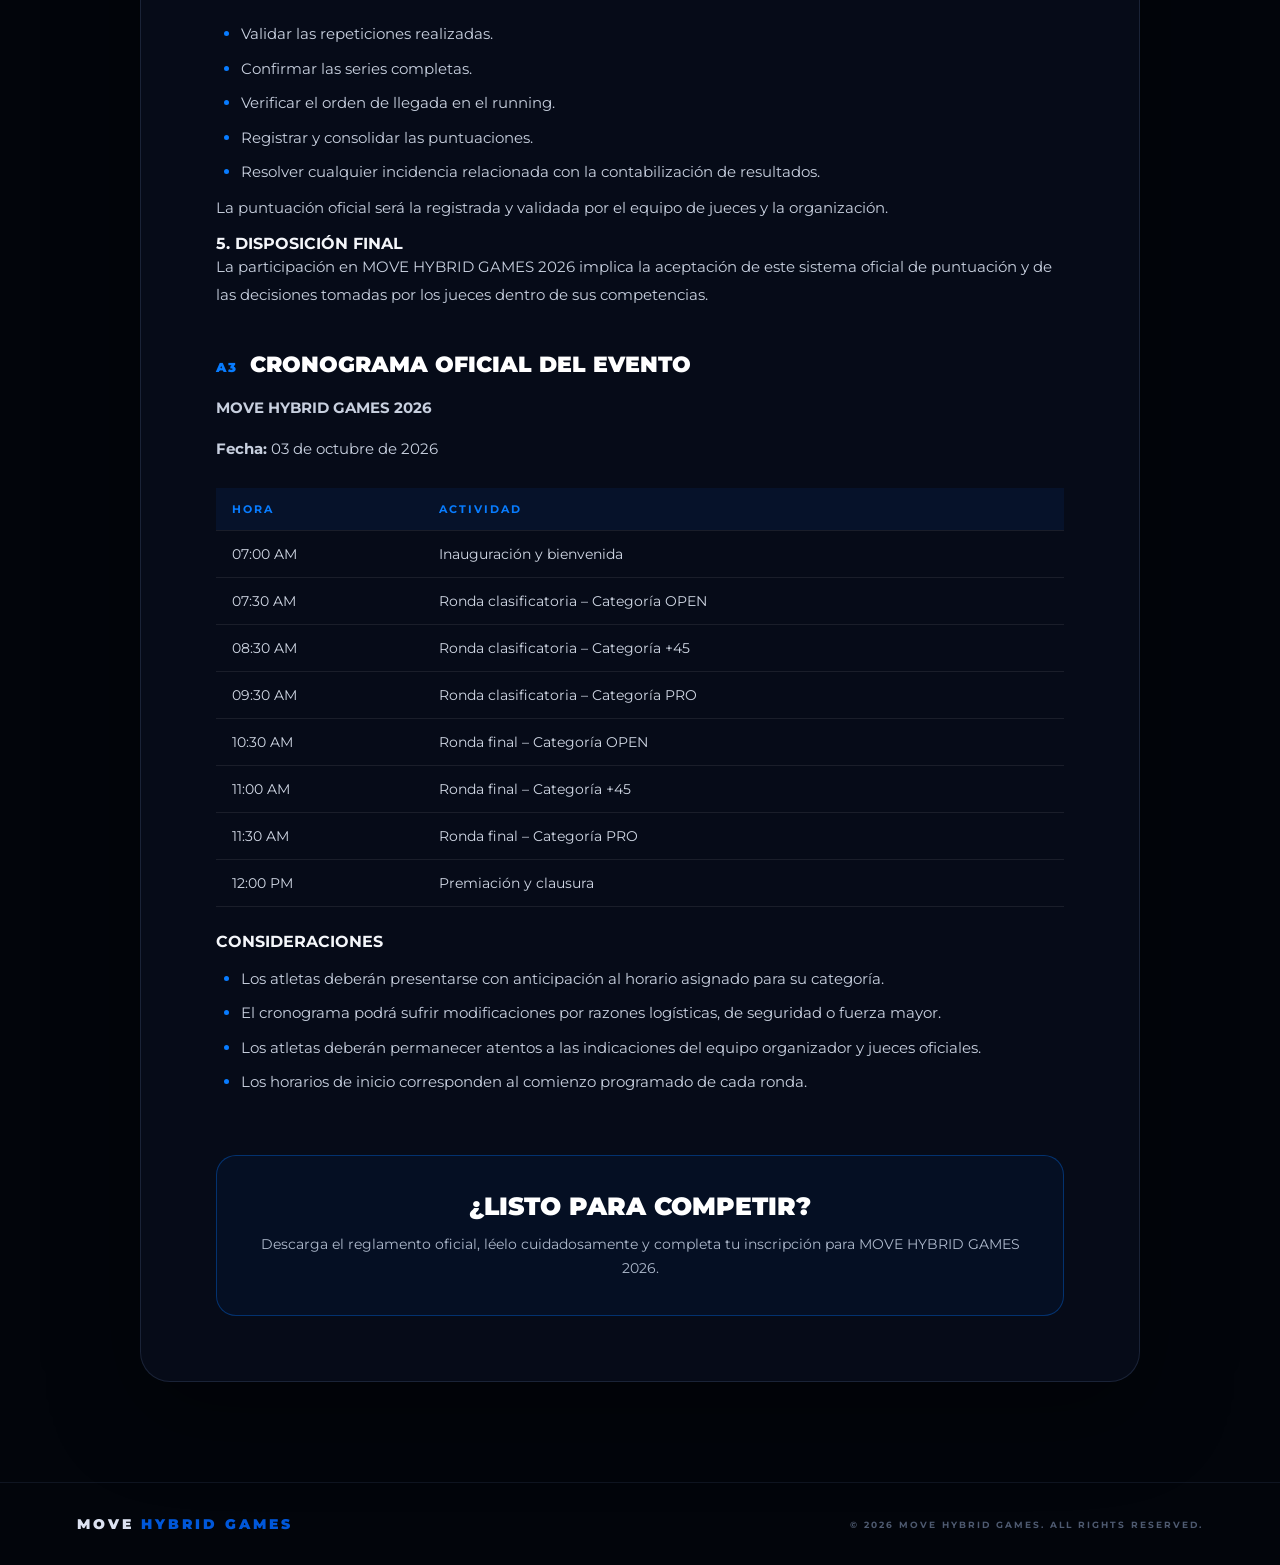
<file: reglamento.html>
<!DOCTYPE html>
<html lang="es">

<head>

  <meta charset="UTF-8">

  <meta
    name="viewport"
    content="width=device-width, initial-scale=1.0"
  >

  <meta
    name="theme-color"
    content="#070912"
  >

  <meta
    name="description"
    content="Reglamento Oficial MOVE HYBRID GAMES 2026."
  >

  <title>REGLAMENTO | MOVE HYBRID GAMES</title>


  <!-- GOOGLE FONT -->

  <link rel="preconnect" href="https://fonts.googleapis.com">

  <link
    rel="preconnect"
    href="https://fonts.gstatic.com"
    crossorigin
  >

  <link
    href="https://fonts.googleapis.com/css2?family=Montserrat:wght@400;500;600;700;800;900&display=swap"
    rel="stylesheet"
  >


  <!-- CSS PRINCIPAL -->

  <link rel="stylesheet" href="style.css">


  <!-- ==========================================
       ESTILOS EXCLUSIVOS DEL REGLAMENTO
  =========================================== -->

  <style>

    /* ==========================================
       BASE
    =========================================== */

    .reglamento-page {
      width: 100%;
      min-height: 100vh;
      padding-top: 150px;
      padding-bottom: 100px;
      position: relative;
      z-index: 2;
    }


    /* ==========================================
       HERO DEL REGLAMENTO
    =========================================== */

    .reglamento-hero {
      width: min(1180px, calc(100% - 40px));
      margin: 0 auto;
      text-align: center;
    }


    .reglamento-kicker {
      display: inline-block;
      margin-bottom: 18px;

      font-size: 13px;
      font-weight: 800;
      letter-spacing: 5px;

      color: #087cff;
    }


    .reglamento-hero h1 {
      margin: 0;

      font-size: clamp(48px, 7vw, 92px);
      line-height: .95;

      font-weight: 900;
      letter-spacing: -3px;

      color: #f4f7ff;
    }


    .reglamento-hero h1 span {
      color: #087cff;
    }


    .reglamento-intro {
      max-width: 850px;
      margin: 25px auto 0;

      font-size: 18px;
      line-height: 1.7;

      color: #c9d2e4;
    }


    /* ==========================================
       BLOQUE DESCARGA
    =========================================== */

    .reglamento-download {
      margin: 55px auto 80px;

      max-width: 1000px;

      padding: 42px;

      border: 1px solid rgba(0, 119, 255, .45);
      border-radius: 28px;

      background:
        linear-gradient(
          135deg,
          rgba(0, 100, 255, .16),
          rgba(5, 10, 25, .88)
        );

      box-shadow:
        0 20px 70px rgba(0, 0, 0, .35),
        inset 0 0 40px rgba(0, 100, 255, .04);
    }


    .download-label {
      display: block;

      margin-bottom: 12px;

      font-size: 12px;
      font-weight: 800;
      letter-spacing: 4px;

      color: #087cff;
    }


    .reglamento-download h2 {
      margin: 0;

      font-size: clamp(25px, 4vw, 42px);
      line-height: 1.1;

      font-weight: 900;

      color: #ffffff;
    }


    .reglamento-download p {
      max-width: 760px;

      margin: 18px auto 30px;

      font-size: 16px;
      line-height: 1.7;

      color: #bfc9dc;
    }


    /* ==========================================
       BOTONES
    =========================================== */

    .reglamento-buttons {
      display: flex;

      justify-content: center;
      align-items: center;

      gap: 15px;

      flex-wrap: wrap;
    }


    .reglamento-btn {
      display: inline-flex;

      align-items: center;
      justify-content: center;

      min-height: 58px;

      padding: 0 30px;

      border-radius: 999px;

      text-decoration: none;

      font-family: inherit;

      font-size: 13px;
      font-weight: 900;

      letter-spacing: 2px;

      transition:
        transform .25s ease,
        box-shadow .25s ease,
        background .25s ease;
    }


    .reglamento-btn:hover {
      transform: translateY(-3px);
    }


    .reglamento-btn--primary {
      color: #ffffff;

      background: linear-gradient(
        135deg,
        #087cff,
        #0047bd
      );

      box-shadow:
        0 12px 35px rgba(0, 102, 255, .28);
    }


    .reglamento-btn--secondary {
      color: #087cff;

      border: 1px solid rgba(0, 119, 255, .7);

      background: rgba(0, 30, 70, .22);
    }


    .reglamento-btn-icon {
      margin-left: 14px;

      font-size: 20px;
    }


    /* ==========================================
       DOCUMENTO
    =========================================== */

    .reglamento-document {
      width: min(1000px, calc(100% - 40px));

      margin: 0 auto;

      padding: 65px 75px;

      border-radius: 30px;

      background: rgba(7, 12, 27, .92);

      border: 1px solid rgba(105, 130, 180, .20);

      box-shadow:
        0 30px 90px rgba(0, 0, 0, .38);

      text-align: left;
    }


    .document-top {
      text-align: center;

      padding-bottom: 40px;

      margin-bottom: 45px;

      border-bottom:
        1px solid rgba(255,255,255,.10);
    }


    .document-top small {
      display: block;

      margin-bottom: 12px;

      color: #087cff;

      font-size: 12px;
      font-weight: 800;

      letter-spacing: 4px;
    }


    .document-top h2 {
      margin: 0;

      color: #ffffff;

      font-size: clamp(28px, 4vw, 46px);

      font-weight: 900;
    }


    .document-top p {
      margin-top: 12px;

      color: #8f9bb0;

      font-size: 14px;
    }


    /* ==========================================
       ARTÍCULOS
    =========================================== */

    .reglamento-article {
      margin-bottom: 42px;
    }


    .reglamento-article:last-child {
      margin-bottom: 0;
    }


    .reglamento-article h3 {
      display: flex;

      align-items: baseline;

      gap: 12px;

      margin: 0 0 15px;

      color: #ffffff;

      font-size: 22px;
      line-height: 1.3;

      font-weight: 900;
    }


    .article-number {
      color: #087cff;

      font-size: 13px;

      letter-spacing: 2px;

      white-space: nowrap;
    }


    .reglamento-article p {
      margin: 0 0 13px;

      color: #c8d0df;

      font-size: 15px;

      line-height: 1.85;
    }


    .reglamento-article ul,
    .reglamento-article ol {
      margin: 15px 0 0;

      padding-left: 25px;
    }


    .reglamento-article li {
      margin-bottom: 9px;

      color: #c8d0df;

      font-size: 15px;

      line-height: 1.7;
    }


    .reglamento-article li::marker {
      color: #087cff;
    }


    /* ==========================================
       DESTACADOS
    =========================================== */

    .reglamento-highlight {
      margin: 25px 0;

      padding: 20px 25px;

      border-left: 3px solid #087cff;

      border-radius: 0 12px 12px 0;

      background: rgba(0, 100, 255, .07);
    }


    .reglamento-highlight p {
      margin: 0;

      color: #ffffff;

      font-weight: 600;
    }


    /* ==========================================
       TABLAS
    =========================================== */

    .reglamento-table-wrapper {
      width: 100%;

      overflow-x: auto;

      margin: 25px 0;
    }


    .reglamento-table {
      width: 100%;

      border-collapse: collapse;

      min-width: 420px;
    }


    .reglamento-table th,
    .reglamento-table td {
      padding: 14px 16px;

      text-align: left;

      border-bottom:
        1px solid rgba(255,255,255,.08);

      font-size: 14px;
    }


    .reglamento-table th {
      color: #087cff;

      font-size: 11px;

      letter-spacing: 2px;

      text-transform: uppercase;

      background: rgba(0, 100, 255, .08);
    }


    .reglamento-table td {
      color: #d1d8e5;
    }


    .reglamento-table tr:hover td {
      background: rgba(255,255,255,.025);
    }


    /* ==========================================
       ANEXOS
    =========================================== */

    .reglamento-annex {
      margin-top: 75px;

      padding-top: 50px;

      border-top:
        1px solid rgba(255,255,255,.10);
    }


    .reglamento-annex-title {
      margin-bottom: 35px;
    }


    .reglamento-annex-title span {
      display: block;

      margin-bottom: 10px;

      color: #087cff;

      font-size: 12px;

      font-weight: 900;

      letter-spacing: 4px;
    }


    .reglamento-annex-title h3 {
      margin: 0;

      color: #ffffff;

      font-size: 32px;

      font-weight: 900;
    }


    /* ==========================================
       FIRMA / ACEPTACIÓN
    =========================================== */

    .reglamento-signature {
      margin-top: 60px;

      padding: 35px;

      text-align: center;

      border-radius: 20px;

      border: 1px solid rgba(0, 119, 255, .35);

      background: rgba(0, 65, 160, .08);
    }


    .reglamento-signature h3 {
      margin: 0 0 12px;

      color: #ffffff;

      font-size: 25px;

      font-weight: 900;
    }


    .reglamento-signature p {
      margin: 0;

      color: #aeb9cc;

      font-size: 14px;

      line-height: 1.7;
    }


    /* ==========================================
       RESPONSIVE
    =========================================== */

    @media (max-width: 900px) {

      .reglamento-page {
        padding-top: 125px;
      }

      .reglamento-document {
        padding: 45px 35px;
      }

      .reglamento-download {
        padding: 35px 25px;
      }

    }


    @media (max-width: 600px) {

      .reglamento-page {
        padding-top: 110px;
      }

      .reglamento-hero {
        width: calc(100% - 28px);
      }

      .reglamento-hero h1 {
        font-size: 48px;
        letter-spacing: -2px;
      }

      .reglamento-intro {
        font-size: 15px;
      }

      .reglamento-download {
        margin-top: 40px;
        padding: 30px 20px;
        border-radius: 22px;
      }

      .reglamento-download h2 {
        font-size: 26px;
      }

      .reglamento-buttons {
        flex-direction: column;
      }

      .reglamento-btn {
        width: 100%;
        padding: 0 18px;
      }

      .reglamento-document {
        width: calc(100% - 28px);
        padding: 35px 22px;
        border-radius: 20px;
      }

      .reglamento-article h3 {
        font-size: 19px;
      }

      .reglamento-article p,
      .reglamento-article li {
        font-size: 14px;
      }

      .reglamento-annex-title h3 {
        font-size: 27px;
      }

    }

  </style>

</head>


<body>


  <!-- ==========================================
       EFECTOS DE FONDO
  =========================================== -->

  <div class="page-glow page-glow--one"></div>

  <div class="page-glow page-glow--two"></div>


  <!-- ==========================================
       NAVBAR
  =========================================== -->

  <header class="site-header">

    <div class="nav-shell">


      <!-- LOGO -->

      <a
        class="brand"
        href="index.html"
        aria-label="MOVE HYBRID GAMES"
      >

        <img
          src="logo.png"
          alt="MOVE Hybrid Games"
          class="brand-logo"
        >

        <span class="brand-name">
          <b>MOVE</b>
          <small>HYBRID GAMES</small>
        </span>

      </a>


      <!-- MOBILE -->

      <button
        class="menu-toggle"
        type="button"
        aria-label="Abrir menú"
        aria-expanded="false"
      >

        <span></span>
        <span></span>
        <span></span>

      </button>


      <!-- NAV -->

      <nav
        class="main-nav"
        aria-label="Navegación principal"
      >

        <a
          class="nav-link"
          href="index.html"
        >
          INICIO
        </a>


        <a
          class="nav-link active"
          href="reglamento.html"
        >
          REGLAMENTO
        </a>


        <a
          href="https://goo.gl/maps/wiTaCZ3G5cs1sKGv7"
          class="nav-link"
          target="_blank"
          rel="noopener noreferrer"
        >
          UBICACIÓN DEL EVENTO
        </a>


        <a
          class="nav-link"
          href="wod.html#wod"
        >
          WOD OFICIAL
        </a>

      </nav>


      <!-- PERFIL / INSCRIPCIÓN -->

      <a
        class="profile-button"
        href="inscribirme.html"
        aria-label="Inscribirme"
      >

        <svg
          viewBox="0 0 24 24"
          aria-hidden="true"
        >

          <circle
            cx="12"
            cy="8"
            r="4"
          ></circle>

          <path
            d="M4.5 21c.7-4.1 3.2-6 7.5-6s6.8 1.9 7.5 6"
          ></path>

        </svg>

      </a>

    </div>

  </header>



  <!-- ==========================================
       CONTENIDO PRINCIPAL
  =========================================== -->

  <main class="reglamento-page">


    <!-- ==========================================
         HERO
    =========================================== -->

    <section class="reglamento-hero">

      <span class="reglamento-kicker">
        MOVE HYBRID GAMES 2026
      </span>


      <h1>
        REGLAMENTO
        <br>
        <span>OFICIAL</span>
      </h1>


      <p class="reglamento-intro">
        Toda la información, normas y condiciones
        que debes conocer antes de competir.
      </p>



      <!-- ========================================
           DESCARGA
      ========================================= -->

      <div class="reglamento-download">

        <span class="download-label">
          DOCUMENTO OFICIAL
        </span>


        <h2>
          DESCARGA EL REGLAMENTO
        </h2>


        <p>
          Antes de participar en MOVE HYBRID GAMES,
          lee cuidadosamente el reglamento oficial.
          Descarga el documento y sigue las instrucciones del evento.
        </p>


        <div class="reglamento-buttons">


          <a
            href="reglamento.pdf"
            download
            class="reglamento-btn reglamento-btn--primary"
          >

            DESCARGAR REGLAMENTO PDF

            <span class="reglamento-btn-icon">
              ↓
            </span>

          </a>


          <a
            href="reglamento.pdf"
            target="_blank"
            rel="noopener noreferrer"
            class="reglamento-btn reglamento-btn--secondary"
          >

            ABRIR REGLAMENTO

            <span class="reglamento-btn-icon">
              →
            </span>

          </a>


        </div>

      </div>

    </section>



    <!-- ==========================================
         DOCUMENTO
    =========================================== -->

    <section class="reglamento-document">


      <div class="document-top">

        <small>
          DOCUMENTO OFICIAL
        </small>

        <h2>
          MOVE HYBRID GAMES 2026
        </h2>

        <p>
          Reglamento Oficial de Competencia
        </p>

      </div>



      <!-- ========================================
           1. DISPOSICIONES GENERALES
      ========================================= -->

      <article class="reglamento-article">

        <h3>
          <span class="article-number">01</span>
          DISPOSICIONES GENERALES
        </h3>

        <p>
          MOVE HYBRID GAMES es una competencia de
          entrenamiento híbrido organizada por el gimnasio
          MOVE, cuyo objetivo es promover el deporte,
          el trabajo en equipo, el respeto y el desarrollo
          del fitness funcional mediante pruebas que
          combinan carrera y ejercicios funcionales.
        </p>

        <div class="reglamento-highlight">

          <p>
            La inscripción de cada atleta implica la
            aceptación total del presente reglamento.
          </p>

        </div>

      </article>



      <!-- ========================================
           2. FECHA Y LUGAR
      ========================================= -->

      <article class="reglamento-article">

        <h3>
          <span class="article-number">02</span>
          FECHA Y LUGAR
        </h3>

        <p>
          <strong>Fecha:</strong> 03 de octubre de 2026.
        </p>

        <p>
          <strong>Lugar:</strong> Gimnasio MOVE - Go Padel
        </p>

        <p>
          El comité organizador podrá modificar horarios
          o programación por razones climáticas, logísticas
          o de seguridad.
        </p>

      </article>



      <!-- ========================================
           3. MODALIDADES
      ========================================= -->

      <article class="reglamento-article">

        <h3>
          <span class="article-number">03</span>
          MODALIDADES
        </h3>

        <p>
          La competencia será exclusivamente en duplas.
        </p>

        <ul>
          <li>Duplas Mujeres</li>
          <li>Duplas Hombres</li>
          <li>Duplas Mixtas</li>
        </ul>

      </article>



      <!-- ========================================
           4. CATEGORÍAS
      ========================================= -->

      <article class="reglamento-article">

        <h3>
          <span class="article-number">04</span>
          CATEGORÍAS
        </h3>

        <p>
          <strong>OPEN</strong><br>
          Dirigida a atletas de nivel intermedio.
        </p>

        <p>
          <strong>PRO</strong><br>
          Dirigida a atletas con experiencia competitiva
          y alto nivel físico.
        </p>

        <p>
          <strong>+45</strong><br>
          Dirigida a atletas mayores de 45 años.
        </p>

      </article>



      <!-- ========================================
           5. INSCRIPCIONES
      ========================================= -->

      <article class="reglamento-article">

        <h3>
          <span class="article-number">05</span>
          INSCRIPCIONES
        </h3>

        <p>
          La inscripción será válida únicamente cuando:
        </p>

        <ul>
          <li>Se complete el formulario oficial.</li>
          <li>Se firme el deslinde de responsabilidades.</li>
          <li>Se realice el pago correspondiente.</li>
          <li>Se entregue la documentación solicitada.</li>
        </ul>

        <div class="reglamento-highlight">

          <p>
            No existirán devoluciones por inasistencia.
          </p>

        </div>

      </article>



      <!-- ========================================
           6. IDENTIFICACIÓN
      ========================================= -->

      <article class="reglamento-article">

        <h3>
          <span class="article-number">06</span>
          IDENTIFICACIÓN
        </h3>

        <p>
          Todos los atletas deberán:
        </p>

        <ul>
          <li>Presentar documento de identidad.</li>
          <li>Utilizar el número oficial entregado por la organización.</li>
          <li>Competir con la indumentaria deportiva adecuada.</li>
        </ul>

      </article>



      <!-- ========================================
           7. FORMATO DE COMPETENCIA
      ========================================= -->

      <article class="reglamento-article">

        <h3>
          <span class="article-number">07</span>
          FORMATO DE COMPETENCIA
        </h3>

        <h4>Ronda Clasificatoria</h4>

        <p><strong>Categoría PRO</strong></p>

        <ul>
          <li>WOD AMRAP</li>
          <li>2 km Running</li>
        </ul>

        <p><strong>Categoría OPEN</strong></p>

        <ul>
          <li>WOD AMRAP</li>
          <li>1 km Running</li>
        </ul>

        <p><strong>Categoría +45</strong></p>

        <ul>
          <li>WOD AMRAP</li>
          <li>1 km Running</li>
        </ul>

        <p>
          Clasificarán a la ronda final las mejores duplas
          de cada categoría según el cupo establecido
          por la organización.
        </p>

        <h4>Ronda Final</h4>

        <p>
          Las rutinas finales serán publicadas una semana
          antes del evento a través de los canales oficiales
          de la organización.
        </p>

        <p>
          Pasarán a la ronda final los 3 mejores puntajes
          de la ronda clasificatoria. El ranking será
          determinado según el sistema oficial de puntuación.
        </p>

      </article>



      <!-- ========================================
           8. WODS
      ========================================= -->

      <article class="reglamento-article">

        <h3>
          <span class="article-number">08</span>
          WODS
        </h3>

        <p>
          Todos los WODs serán explicados durante el
          briefing técnico.
        </p>

        <p>
          Cada atleta deberá cumplir exactamente el
          estándar de movimiento establecido.
        </p>

        <p>
          Las repeticiones que no cumplan el estándar
          serán consideradas <strong>NO REP</strong>.
        </p>

      </article>



      <!-- ========================================
           9. ESTÁNDARES DE MOVIMIENTO
      ========================================= -->

      <article class="reglamento-article">

        <h3>
          <span class="article-number">09</span>
          ESTÁNDARES DE MOVIMIENTO
        </h3>

        <p>
          Cada ejercicio contará con un estándar técnico oficial.
        </p>

        <p>
          El juez podrá invalidar cualquier repetición incorrecta.
        </p>

        <p>
          No se aceptarán discusiones durante la ejecución del WOD.
        </p>

      </article>



      <!-- ========================================
           10. JUECES
      ========================================= -->

      <article class="reglamento-article">

        <h3>
          <span class="article-number">10</span>
          JUECES
        </h3>

        <p>
          Cada dupla tendrá un juez asignado.
        </p>

        <p>Las funciones del juez son:</p>

        <ul>
          <li>Contabilizar repeticiones.</li>
          <li>Validar movimientos.</li>
          <li>Registrar tiempos.</li>
          <li>Aplicar penalizaciones.</li>
        </ul>

        <div class="reglamento-highlight">

          <p>
            Las decisiones del juez durante la competencia
            son definitivas.
          </p>

        </div>

      </article>



      <!-- ========================================
           11. SISTEMA DE PUNTUACIÓN
      ========================================= -->

      <article class="reglamento-article">

        <h3>
          <span class="article-number">11</span>
          SISTEMA DE PUNTUACIÓN
        </h3>

        <p>
          Cada prueba otorgará puntos según la posición obtenida.
          Revisar el anexo 2.
        </p>

        <p>
          El campeón será quien acumule la mayor cantidad de puntos.
        </p>

      </article>



      <!-- ========================================
           12. EMPATES
      ========================================= -->

      <article class="reglamento-article">

        <h3>
          <span class="article-number">12</span>
          EMPATES
        </h3>

        <p>
          En caso de empate se considerará:
        </p>

        <ol>
          <li>Mejor resultado en la ronda final.</li>
        </ol>

      </article>



      <!-- ========================================
           13. PENALIZACIONES
      ========================================= -->

      <article class="reglamento-article">

        <h3>
          <span class="article-number">13</span>
          PENALIZACIONES
        </h3>

        <p>
          Serán motivo de penalización:
        </p>

        <ul>
          <li>No cumplir el estándar del movimiento.</li>
          <li>Salida antes de la señal.</li>
          <li>Obstaculizar a otros competidores.</li>
          <li>Conducta antideportiva.</li>
          <li>Uso de ayuda externa.</li>
          <li>Recibir asistencia física no autorizada.</li>
          <li>Incumplir instrucciones del juez.</li>
        </ul>

        <p>
          Las penalizaciones podrán consistir en:
        </p>

        <ul>
          <li>No Rep</li>
          <li>Tiempo adicional</li>
          <li>Pérdida de puntos</li>
          <li>Descalificación</li>
        </ul>

      </article>



      <!-- ========================================
           14. DESCALIFICACIÓN
      ========================================= -->

      <article class="reglamento-article">

        <h3>
          <span class="article-number">14</span>
          DESCALIFICACIÓN
        </h3>

        <p>
          Será descalificado quien:
        </p>

        <ul>
          <li>Falsifique información.</li>
          <li>Sustituya a un integrante de la dupla.</li>
          <li>Agreda verbal o físicamente a jueces, atletas o staff.</li>
          <li>Dañe el equipamiento.</li>
          <li>Haga trampa deliberadamente.</li>
          <li>Consuma sustancias prohibidas durante la competencia.</li>
          <li>Incumpla reiteradamente el reglamento.</li>
        </ul>

      </article>



      <!-- ========================================
           15. SEGURIDAD
      ========================================= -->

      <article class="reglamento-article">

        <h3>
          <span class="article-number">15</span>
          SEGURIDAD
        </h3>

        <p>
          Cada atleta participa bajo su propia responsabilidad.
        </p>

        <p>
          La organización dispondrá de primeros auxilios
          durante el evento.
        </p>

        <p>
          MOVE no será responsable por lesiones derivadas
          de enfermedades preexistentes, negligencia del atleta
          o incumplimiento del reglamento.
        </p>

      </article>



      <!-- ========================================
           16. USO DE IMAGEN
      ========================================= -->

      <article class="reglamento-article">

        <h3>
          <span class="article-number">16</span>
          USO DE IMAGEN
        </h3>

        <p>
          La inscripción autoriza a MOVE a utilizar fotografías
          y videos capturados durante el evento para fines
          publicitarios, promocionales e institucionales
          sin compensación económica.
        </p>

      </article>



      <!-- ========================================
           17. RECLAMOS
      ========================================= -->

      <article class="reglamento-article">

        <h3>
          <span class="article-number">17</span>
          RECLAMOS
        </h3>

        <p>
          Los reclamos únicamente podrán ser presentados
          por el capitán de la dupla.
        </p>

        <p>
          Deberán realizarse dentro de los 15 minutos
          posteriores a la finalización del WOD.
        </p>

        <p>
          No se aceptarán reclamos una vez publicados
          los resultados oficiales.
        </p>

      </article>



      <!-- ========================================
           18. EQUIPAMIENTO
      ========================================= -->

      <article class="reglamento-article">

        <h3>
          <span class="article-number">18</span>
          EQUIPAMIENTO
        </h3>

        <p>
          No está permitido modificar ni alterar
          el equipamiento oficial.
        </p>

        <p>
          Todo el material será proporcionado por la organización.
        </p>

      </article>



      <!-- ========================================
           19. CÓDIGO DE CONDUCTA
      ========================================= -->

      <article class="reglamento-article">

        <h3>
          <span class="article-number">19</span>
          CÓDIGO DE CONDUCTA
        </h3>

        <p>
          Se espera que todos los participantes y sus
          equipos/familiares/amigos mantengan una actitud
          de respeto hacia:
        </p>

        <ul>
          <li>Atletas</li>
          <li>Jueces</li>
          <li>Staff</li>
          <li>Público</li>
          <li>Auspiciadores</li>
        </ul>

        <p>
          El espíritu deportivo debe prevalecer durante
          toda la competencia.
        </p>

      </article>



      <!-- ========================================
           20. MODIFICACIONES
      ========================================= -->

      <article class="reglamento-article">

        <h3>
          <span class="article-number">20</span>
          MODIFICACIONES
        </h3>

        <p>
          La organización se reserva el derecho de modificar:
        </p>

        <ul>
          <li>Horarios</li>
          <li>Cronograma</li>
        </ul>

        <p>
          cuando existan razones de seguridad, logística
          o fuerza mayor.
        </p>

      </article>



      <!-- ========================================
           21. ACEPTACIÓN
      ========================================= -->

      <article class="reglamento-article">

        <h3>
          <span class="article-number">21</span>
          ACEPTACIÓN
        </h3>

        <div class="reglamento-highlight">

          <p>
            La inscripción implica la aceptación total
            del presente reglamento.
          </p>

        </div>

        <p>
          Todos los atletas declaran haber leído y comprendido
          estas normas antes de participar.
        </p>

      </article>



      <!-- ==========================================
           ANEXOS
      =========================================== -->

      <div class="reglamento-annex">

        <div class="reglamento-annex-title">

          <span>
            ANEXOS
          </span>

          <h3>
            DOCUMENTACIÓN COMPLEMENTARIA
          </h3>

        </div>



        <!-- ========================================
             ANEXO 1
        ========================================= -->

        <article class="reglamento-article">

          <h3>
            <span class="article-number">A1</span>
            MANUAL DE ESTÁNDARES DE MOVIMIENTO
          </h3>

          <p>
            Revisar el video correspondiente en la página
            oficial del evento en Instagram
            <strong>@move.hybridgames</strong>
          </p>

        </article>



        <!-- ========================================
             ANEXO 2
        ========================================= -->

        <article class="reglamento-article">

          <h3>
            <span class="article-number">A2</span>
            SISTEMA OFICIAL DE PUNTUACIÓN
          </h3>

          <p>
            El presente anexo establece el sistema oficial
            de puntuación que será utilizado durante
            MOVE HYBRID GAMES 2026 y forma parte integral
            del Reglamento Oficial de la competencia.
          </p>


          <h4>
            1. RONDA CLASIFICATORIA
          </h4>

          <p>
            La puntuación de la ronda clasificatoria estará
            compuesta por dos segmentos:
          </p>

          <ol>
            <li>AMRAP</li>
            <li>RUN</li>
          </ol>

          <p>
            La puntuación obtenida en ambos segmentos será acumulativa.
          </p>


          <h4>
            1.1 PUNTUACIÓN DEL AMRAP
          </h4>

          <p>
            El AMRAP tendrá una duración de 8 minutos.
          </p>

          <div class="reglamento-highlight">

            <p>
              Por cada serie completa finalizada,
              la dupla recibirá: 90 puntos.
            </p>

          </div>

          <p>
            La puntuación se calculará de acuerdo con el número
            total de series completas realizadas dentro del
            tiempo establecido.
          </p>


          <div class="reglamento-table-wrapper">

            <table class="reglamento-table">

              <thead>

                <tr>
                  <th>Series completas</th>
                  <th>Puntos</th>
                </tr>

              </thead>

              <tbody>

                <tr>
                  <td>1</td>
                  <td>90</td>
                </tr>

                <tr>
                  <td>2</td>
                  <td>180</td>
                </tr>

                <tr>
                  <td>3</td>
                  <td>270</td>
                </tr>

                <tr>
                  <td>4</td>
                  <td>360</td>
                </tr>

              </tbody>

            </table>

          </div>


          <p>
            <strong>Importante:</strong> Si la última serie de la
            dupla quedó incompleta, se sumará al puntaje la cantidad
            de repeticiones realizadas de cada ejercicio (excepto
            los ejercicios por distancia: estocadas, burpee
            broadjumps y farmer carry).
          </p>


          <p>
            <strong>Ejemplo:</strong>
            2 series completas + 15 sentadillas (3era serie)
            = 90 puntos + 15 puntos.
          </p>


          <div class="reglamento-highlight">

            <p>
              Puntaje total AMRAP = 105 puntos
            </p>

          </div>



          <h4>
            1.2 PUNTUACIÓN DEL RUN
          </h4>

          <p>
            La clasificación del segmento de running otorgará
            puntos de acuerdo con el orden de llegada.
          </p>


          <div class="reglamento-table-wrapper">

            <table class="reglamento-table">

              <thead>

                <tr>
                  <th>Posición</th>
                  <th>Puntos</th>
                </tr>

              </thead>

              <tbody>

                <tr><td>1.º</td><td>100 puntos</td></tr>
                <tr><td>2.º</td><td>90 puntos</td></tr>
                <tr><td>3.º</td><td>80 puntos</td></tr>
                <tr><td>4.º</td><td>70 puntos</td></tr>
                <tr><td>5.º</td><td>60 puntos</td></tr>
                <tr><td>6.º</td><td>50 puntos</td></tr>
                <tr><td>7.º</td><td>40 puntos</td></tr>
                <tr><td>8.º</td><td>30 puntos</td></tr>
                <tr><td>9.º</td><td>20 puntos</td></tr>
                <tr><td>10.º y siguientes</td><td>10 puntos</td></tr>

              </tbody>

            </table>

          </div>


          <p>
            A partir de la décima posición, todas las duplas
            recibirán 10 puntos.
          </p>

          <p>
            La posición será determinada por el orden oficial
            de llegada, validado por los jueces y staff
            responsables del segmento de running.
          </p>



          <h4>
            1.3 PUNTUACIÓN TOTAL DE LA RONDA CLASIFICATORIA
          </h4>

          <div class="reglamento-highlight">

            <p>
              PUNTOS AMRAP + PUNTOS RUN =
              PUNTUACIÓN TOTAL
            </p>

          </div>

          <p>
            La suma determinará la posición de cada dupla
            en el ranking clasificatorio.
          </p>

          <p>
            El ranking será utilizado para determinar las
            duplas que avanzan a la ronda final, de acuerdo
            con el número de clasificados establecido
            previamente por la organización.
          </p>



          <h4>
            2. RONDA FINAL
          </h4>

          <p>
            La ronda final contará con un sistema de
            puntuación independiente.
          </p>


          <div class="reglamento-table-wrapper">

            <table class="reglamento-table">

              <thead>

                <tr>
                  <th>Posición</th>
                  <th>Puntos</th>
                </tr>

              </thead>

              <tbody>

                <tr>
                  <td>1.º lugar</td>
                  <td>300 puntos</td>
                </tr>

                <tr>
                  <td>2.º lugar</td>
                  <td>200 puntos</td>
                </tr>

                <tr>
                  <td>3.º lugar</td>
                  <td>100 puntos</td>
                </tr>

              </tbody>

            </table>

          </div>


          <p>
            Estos puntos determinarán las posiciones
            correspondientes de la ronda final.
          </p>



          <h4>
            3. PUNTUACIÓN DEFINITIVA
          </h4>

          <div class="reglamento-highlight">

            <p>
              PUNTUACIÓN DEFINITIVA =
              Puntuación ronda clasificatoria +
              Puntuación ronda final
            </p>

          </div>

          <p>
            La puntuación definitiva definirá al campeón
            y subcampeón de cada categoría.
          </p>



          <h4>
            4. VALIDACIÓN DE RESULTADOS
          </h4>

          <p>
            Todos los resultados estarán sujetos a la
            validación de los jueces oficiales de
            MOVE HYBRID GAMES 2026.
          </p>

          <p>
            La organización tendrá la autoridad para:
          </p>

          <ul>
            <li>Validar las repeticiones realizadas.</li>
            <li>Confirmar las series completas.</li>
            <li>Verificar el orden de llegada en el running.</li>
            <li>Registrar y consolidar las puntuaciones.</li>
            <li>Resolver cualquier incidencia relacionada con la contabilización de resultados.</li>
          </ul>

          <p>
            La puntuación oficial será la registrada y validada
            por el equipo de jueces y la organización.
          </p>



          <h4>
            5. DISPOSICIÓN FINAL
          </h4>

          <p>
            La participación en MOVE HYBRID GAMES 2026 implica
            la aceptación de este sistema oficial de puntuación
            y de las decisiones tomadas por los jueces dentro
            de sus competencias.
          </p>

        </article>



        <!-- ========================================
             ANEXO 3
        ========================================= -->

        <article class="reglamento-article">

          <h3>
            <span class="article-number">A3</span>
            CRONOGRAMA OFICIAL DEL EVENTO
          </h3>

          <p>
            <strong>MOVE HYBRID GAMES 2026</strong>
          </p>

          <p>
            <strong>Fecha:</strong> 03 de octubre de 2026
          </p>


          <div class="reglamento-table-wrapper">

            <table class="reglamento-table">

              <thead>

                <tr>
                  <th>Hora</th>
                  <th>Actividad</th>
                </tr>

              </thead>

              <tbody>

                <tr>
                  <td>07:00 AM</td>
                  <td>Inauguración y bienvenida</td>
                </tr>

                <tr>
                  <td>07:30 AM</td>
                  <td>Ronda clasificatoria – Categoría OPEN</td>
                </tr>

                <tr>
                  <td>08:30 AM</td>
                  <td>Ronda clasificatoria – Categoría +45</td>
                </tr>

                <tr>
                  <td>09:30 AM</td>
                  <td>Ronda clasificatoria – Categoría PRO</td>
                </tr>

                <tr>
                  <td>10:30 AM</td>
                  <td>Ronda final – Categoría OPEN</td>
                </tr>

                <tr>
                  <td>11:00 AM</td>
                  <td>Ronda final – Categoría +45</td>
                </tr>

                <tr>
                  <td>11:30 AM</td>
                  <td>Ronda final – Categoría PRO</td>
                </tr>

                <tr>
                  <td>12:00 PM</td>
                  <td>Premiación y clausura</td>
                </tr>

              </tbody>

            </table>

          </div>


          <h4>
            CONSIDERACIONES
          </h4>

          <ul>
            <li>
              Los atletas deberán presentarse con anticipación
              al horario asignado para su categoría.
            </li>

            <li>
              El cronograma podrá sufrir modificaciones por
              razones logísticas, de seguridad o fuerza mayor.
            </li>

            <li>
              Los atletas deberán permanecer atentos a las
              indicaciones del equipo organizador y jueces oficiales.
            </li>

            <li>
              Los horarios de inicio corresponden al comienzo
              programado de cada ronda.
            </li>
          </ul>

        </article>


      </div>



      <!-- ==========================================
           ACEPTACIÓN FINAL
      =========================================== -->

      <div class="reglamento-signature">

        <h3>
          ¿LISTO PARA COMPETIR?
        </h3>

        <p>
          Descarga el reglamento oficial, léelo cuidadosamente
          y completa tu inscripción para
          MOVE HYBRID GAMES 2026.
        </p>

      </div>


    </section>

  </main>



  <!-- ==========================================
       FOOTER
  =========================================== -->

  <footer>

    <div class="footer-brand">

      MOVE

      <span>
        HYBRID GAMES
      </span>

    </div>

    <p>
      © 2026 MOVE HYBRID GAMES.
      ALL RIGHTS RESERVED.
    </p>

  </footer>



  <!-- JAVASCRIPT -->

  <script src="script.js"></script>


</body>

</html>
</file>
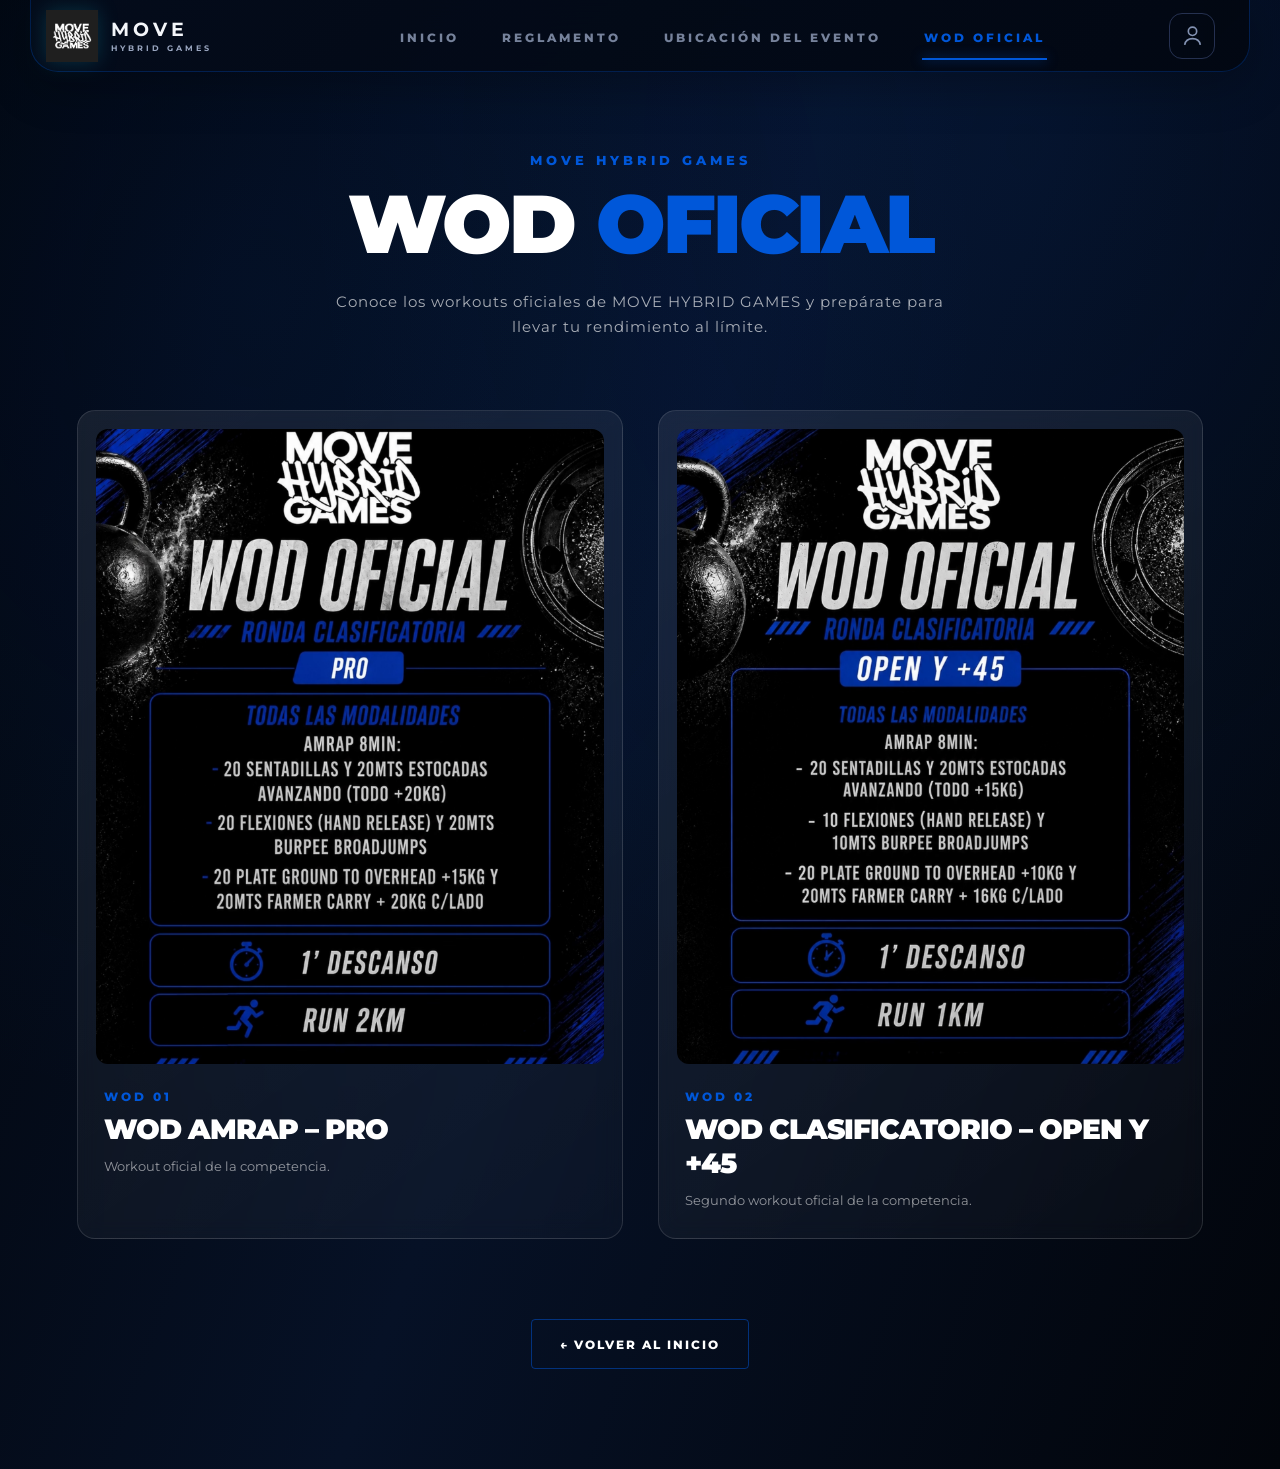
<file: wod.html>
<!DOCTYPE html>
<html lang="es">

<head>
  <meta charset="UTF-8">

  <meta
    name="viewport"
    content="width=device-width, initial-scale=1.0"
  >

<meta
  name="theme-color"
  content="#02050b"
>

  <meta
    name="description"
    content="WOD Oficial — MOVE HYBRID GAMES"
  >

  <title>WOD OFICIAL | MOVE HYBRID GAMES</title>

  <!-- GOOGLE FONT -->
  <link rel="preconnect" href="https://fonts.googleapis.com">
  <link rel="preconnect" href="https://fonts.gstatic.com" crossorigin>

  <link
    href="https://fonts.googleapis.com/css2?family=Montserrat:wght@400;500;600;700;800;900&display=swap"
    rel="stylesheet"
  >

  <!-- CSS PRINCIPAL -->
  <link rel="stylesheet" href="style.css">

  <!-- ESTILOS EXCLUSIVOS DE WOD -->
  <style>

    /* ==========================================
       WOD PAGE
    ========================================== */

    .wod-page {
  min-height: 100vh;
  padding: 150px 6% 100px;
  position: relative;
  overflow: hidden;

  background:
    radial-gradient(
      ellipse at 20% 20%,
      rgba(0, 59, 154, 0.12),
      transparent 50%
    ),
    radial-gradient(
      ellipse at 80% 10%,
      rgba(0, 87, 217, 0.08),
      transparent 50%
    ),
    linear-gradient(
      110deg,
      #02050b,
      #061126 48%,
      #02050b
    );
}


    /* ==========================================
       ENCABEZADO
    ========================================== */

    .wod-header {
      text-align: center;
      max-width: 900px;
      margin: 0 auto 70px;
      position: relative;
      z-index: 2;
    }


    .wod-kicker {
  display: inline-block;
  font-size: 13px;
  font-weight: 800;
  letter-spacing: 4px;
  color: #0057d9;
  margin-bottom: 18px;
}


    .wod-header h1 {
      margin: 0;

      font-size: clamp(42px, 7vw, 82px);

      font-weight: 900;
      line-height: 0.95;

      letter-spacing: -3px;

      color: #ffffff;
    }


    .wod-header h1 span {
   color: #0057d9;
}


    .wod-header p {
      margin: 25px auto 0;

      max-width: 650px;

      color: rgba(255, 255, 255, 0.65);

      font-size: 15px;
      line-height: 1.7;

      letter-spacing: 1px;
    }


    /* ==========================================
       CONTENEDOR DE WODS
    ========================================== */

    .wods-container {
      width: min(1200px, 100%);
      margin: 0 auto;

      display: grid;
      grid-template-columns: repeat(2, minmax(0, 1fr));

      gap: 35px;

      position: relative;
      z-index: 2;
    }


    /* ==========================================
       TARJETA WOD
    ========================================== */

    .wod-card {
      position: relative;

      background:
        linear-gradient(
          145deg,
          rgba(255,255,255,0.08),
          rgba(255,255,255,0.025)
        );

      border: 1px solid rgba(255,255,255,0.12);

      border-radius: 18px;

      padding: 18px;

      overflow: hidden;

      backdrop-filter: blur(10px);

      transition:
        transform 0.3s ease,
        border-color 0.3s ease,
        box-shadow 0.3s ease;
    }


    .wod-card:hover {
  transform: translateY(-8px);

  border-color: rgba(0,87,217,0.5);

  box-shadow:
    0 20px 60px rgba(0,0,0,0.4),
    0 0 30px rgba(0,87,217,0.08);
}


    /* ==========================================
       IMAGEN
    ========================================== */

    .wod-image {
      width: 100%;

      aspect-ratio: 4 / 5;

      overflow: hidden;

      border-radius: 12px;

      background: #11131d;
    }


    .wod-image img {
      width: 100%;
      height: 100%;

      display: block;

      object-fit: cover;

      transition: transform 0.5s ease;
    }


    .wod-card:hover .wod-image img {
      transform: scale(1.03);
    }


    /* ==========================================
       INFORMACIÓN
    ========================================== */

    .wod-info {
      padding: 25px 8px 10px;
    }


    .wod-number {
  font-size: 12px;
  font-weight: 800;
  letter-spacing: 3px;
  color: #0057d9;
  margin-bottom: 8px;
}


    .wod-info h2 {
      margin: 0;

      font-size: 28px;

      font-weight: 900;

      letter-spacing: -1px;

      color: #ffffff;
    }


    .wod-info p {
      margin: 10px 0 0;

      color: rgba(255,255,255,0.55);

      font-size: 13px;

      line-height: 1.6;
    }


    /* ==========================================
       FOOTER
    ========================================== */

    .wod-footer {
      text-align: center;

      margin-top: 80px;

      position: relative;

      z-index: 2;
    }


    .wod-footer a {
      display: inline-flex;

      align-items: center;
      justify-content: center;

      min-height: 50px;

      padding: 0 28px;

      border: 1px solid rgba(0,87,217,0.5);

      border-radius: 4px;

      color: #ffffff;

      text-decoration: none;

      font-size: 12px;

      font-weight: 800;

      letter-spacing: 2px;

      transition: all 0.3s ease;
    }


    .wod-footer a:hover {
  background: #0057d9;

  color: #ffffff;

  border-color: #0057d9;
}


    /* ==========================================
       RESPONSIVE
    ========================================== */

    @media (max-width: 800px) {

      .wod-page {
        padding: 130px 20px 70px;
      }


      .wod-header {
        margin-bottom: 45px;
      }


      .wod-header h1 {
        letter-spacing: -2px;
      }


      .wods-container {
        grid-template-columns: 1fr;

        gap: 30px;
      }


      .wod-image {
        aspect-ratio: 4 / 5;
      }

    }

  </style>

</head>


<body>

  <!-- ==========================================
       EFECTOS DE LUZ
  =========================================== -->

  <div class="page-glow page-glow--one"></div>

  <div class="page-glow page-glow--two"></div>


  <!-- ==========================================
       HEADER / NAVBAR
  =========================================== -->

  <header class="site-header">

    <div class="nav-shell">


      <!-- LOGO -->

      <a
        class="brand"
        href="index.html"
        aria-label="MOVE HYBRID GAMES"
      >

        <img
          src="logo.png"
          alt="MOVE Hybrid Games"
          class="brand-logo"
        >

        <span class="brand-name">

          <b>MOVE</b>

          <small>HYBRID GAMES</small>

        </span>

      </a>


      <!-- BOTÓN MOBILE -->

      <button
        class="menu-toggle"
        type="button"
        aria-label="Abrir menú"
        aria-expanded="false"
      >

        <span></span>

        <span></span>

        <span></span>

      </button>


      <!-- NAVBAR -->

      <nav
        class="main-nav"
        aria-label="Navegación principal"
      >

        <a
          class="nav-link"
          href="index.html"
        >
          INICIO
        </a>


        <a
          class="nav-link"
          href="reglamento.html"
        >
          REGLAMENTO
        </a>


        <a
          href="https://goo.gl/maps/wiTaCZ3G5cs1sKGv7"
          class="nav-link"
          target="_blank"
          rel="noopener noreferrer"
        >
          UBICACIÓN DEL EVENTO
        </a>


        <a
          class="nav-link active"
          href="wod.html"
        >
          WOD OFICIAL
        </a>

      </nav>


      <!-- PERFIL -->

      <a
        class="profile-button"
        href="index.html#atletas"
        aria-label="Perfil"
      >

        <svg
          viewBox="0 0 24 24"
          aria-hidden="true"
        >

          <circle
            cx="12"
            cy="8"
            r="4"
          ></circle>


          <path
            d="M4.5 21c.7-4.1 3.2-6 7.5-6s6.8 1.9 7.5 6"
          ></path>

        </svg>

      </a>

    </div>

  </header>


  <!-- ==========================================
       CONTENIDO WOD
  =========================================== -->

  <main>

    <section class="wod-page">


      <!-- TITULO -->

      <div class="wod-header">

        <span class="wod-kicker">
          MOVE HYBRID GAMES
        </span>


        <h1>
          WOD <span>OFICIAL</span>
        </h1>


        <p>
          Conoce los workouts oficiales de MOVE HYBRID GAMES
          y prepárate para llevar tu rendimiento al límite.
        </p>

      </div>


      <!-- ======================================
           DOS WODS
      ======================================= -->

      <div class="wods-container">


        <!-- ====================================
             WOD 01
        ===================================== -->

        <article class="wod-card">

          <div class="wod-image">

            <img
              src="wod1.jpg"
              alt="WOD Oficial 01"
            >

          </div>


          <div class="wod-info">

            <div class="wod-number">
              WOD 01
            </div>


            <h2>
              WOD AMRAP – PRO 
            </h2>


            <p>
              Workout oficial de la competencia.
            </p>

          </div>

        </article>


        <!-- ====================================
             WOD 02
        ===================================== -->

        <article class="wod-card">

          <div class="wod-image">

            <img
              src="wod2.jpg"
              alt="WOD Oficial 02"
            >

          </div>


          <div class="wod-info">

            <div class="wod-number">
              WOD 02
            </div>


            <h2>
              WOD CLASIFICATORIO – OPEN Y +45
            </h2>


            <p>
              Segundo workout oficial de la competencia.
            </p>

          </div>

        </article>

      </div>


      <!-- VOLVER -->

      <div class="wod-footer">

        <a href="index.html">
          ← VOLVER AL INICIO
        </a>

      </div>


    </section>

  </main>


  <!-- ==========================================
       JAVASCRIPT
  =========================================== -->

  <script src="script.js"></script>

</body>

</html>
</file>
<file: style.css>
/* =========================================================
   MOVE HYBRID GAMES
   STYLE.CSS
========================================================= */

:root {
    /* =========================================
       MOVE HYBRID GAMES
       PALETA OFICIAL
    ========================================= */

    --bg: #02050b;

    --bg-soft: #050b16;

    --panel: rgba(5, 13, 28, 0.82);

    --line: rgba(0, 87, 217, 0.25);


    /* BLANCO */

    --white: #f4f6fa;


    /* GRISES AZULADOS */

    --muted: #66738a;


    /* AZUL MARINO */

    --navy: #071a3a;

    --navy-dark: #031027;


    /* AZUL ELÉCTRICO */

    --cyan: #0057d9;

    --cyan-dark: #003b9a;


    /* REEMPLAZAMOS EL MORADO
       POR AZULES */

    --purple: #003b9a;

    --purple-light: #0a6cff;


    /* AZUL DE BRILLO */

    --electric-blue: #0a6cff;

    --electric-blue-light: #2584ff;


    /* ROJO ELIMINADO DE LA IDENTIDAD */

    --red: #0057d9;
}


/* =========================================================
   RESET
========================================================= */

* {
    margin: 0;
    padding: 0;
    box-sizing: border-box;
}


html {
    scroll-behavior: smooth;
}

body {
    min-height: 100vh;

    overflow-x: hidden;

    color: var(--white);

    background:
        radial-gradient(
            circle at 50% 15%,
            rgba(0, 59, 154, 0.18),
            transparent 32%
        ),
        radial-gradient(
            circle at 15% 50%,
            rgba(0, 87, 217, 0.08),
            transparent 30%
        ),
        #02050b;

    font-family:
        "Montserrat",
        Arial,
        sans-serif;
}



a {
    color: inherit;
    text-decoration: none;
}


button {
    font-family: inherit;
}


/* =========================================================
   DECORACIÓN GENERAL
========================================================= */

.page-glow {
    position: fixed;

    width: 420px;
    height: 420px;

    border-radius: 50%;

    pointer-events: none;

    filter: blur(100px);

    opacity: 0.11;

    z-index: -2;
}


.page-glow--one {
    background: #003b9a;
}

.page-glow--two {
    background: #0057d9;
}


/* =========================================================
   HEADER
========================================================= */

.site-header {
    position: fixed;

    top: 0;
    left: 0;

    width: 100%;

    z-index: 50;
}


/* =========================================================
   BARRA PRÓXIMO EVENTO
========================================================= */

.event-bar {
    height: 30px;

    display: flex;

    align-items: center;
    justify-content: center;

    gap: 13px;

    background: rgba(5, 7, 14, 0.88);

    border-bottom:
        1px solid rgba(124, 81, 255, 0.20);

    color: #8e6cff;

    font-size: 12px;

    font-weight: 800;

    letter-spacing: 6px;

    text-transform: uppercase;

    animation:
        eventBlink 1.35s infinite;
}


.event-bar strong {
    color: #9668ff;
}


.event-dot {
    width: 8px;
    height: 8px;

    border-radius: 50%;

    background: var(--red);

    box-shadow:
        0 0 14px rgba(229, 43, 53, 0.85);

    animation:
        dotPulse 0.8s infinite;
}


/* =========================================================
   ANIMACIÓN DEL EVENTO
========================================================= */

@keyframes eventBlink {

    0%,
    45%,
    100% {
        opacity: 1;

        text-shadow:
            0 0 15px rgba(139, 88, 255, 0.85);
    }

    55%,
    75% {
        opacity: 0.24;

        text-shadow: none;
    }
}


@keyframes dotPulse {

    50% {
        transform: scale(0.55);

        opacity: 0.55;
    }
}


/* =========================================================
   NAVBAR
========================================================= */

.nav-shell {
    width: min(
        1220px,
        calc(100% - 48px)
    );

    height: 72px;

    margin: 0 auto;

    display: grid;

    grid-template-columns:
        245px
        1fr
        68px;

    align-items: center;

    gap: 20px;

    padding:
        0 12px 0 0;

 background:
    linear-gradient(
        135deg,
        rgba(4, 12, 27, 0.96),
        rgba(2, 7, 17, 0.92)
    );

   border:
    1px solid rgba(0, 87, 217, 0.28);

    border-top: 0;

    border-radius:
        0 0 28px 28px;

    backdrop-filter:
        blur(18px);

    box-shadow:
        0 15px 45px rgba(0, 0, 0, 0.25);
}


/* =========================================================
   LOGO
========================================================= */

.brand {
    display: flex;

    align-items: center;

    gap: 13px;

    padding-left: 15px;
}


.brand-mark {
    width: 46px;
    height: 46px;

    display: grid;

    place-items: center;

    grid-template-columns:
        1fr 1fr;

    border:
        1px solid rgba(22, 213, 244, 0.55);

    border-radius: 10px;

    background:
        linear-gradient(
            145deg,
            rgba(123, 44, 255, 0.45),
            rgba(0, 172, 211, 0.15)
        );

    box-shadow:
        inset 0 0 25px rgba(22, 213, 244, 0.10),
        0 0 22px rgba(123, 44, 255, 0.10);

    font-size: 14px;

    font-weight: 900;

    letter-spacing: -1px;
}


.brand-mark span:last-child {
    color: var(--cyan);
}


.brand-name {
    display: flex;

    flex-direction: column;

    letter-spacing: 4px;
}


.brand-name b {
    font-size: 19px;
}


.brand-name small {
    margin-top: 2px;

    color: #9aa6c0;

    font-size: 8px;

    font-weight: 700;

    letter-spacing: 3px;
}


/* =========================================================
   NAV MENU
========================================================= */

.main-nav {
    display: flex;

    align-items: center;

    justify-content: center;

    gap: 7px;
}


.nav-link {
    position: relative;

    padding:
        27px 18px 24px;

    color: #76829b;

    font-size: 12px;

    font-weight: 800;

    letter-spacing: 3px;

    transition:
        0.25s ease;
}


.nav-link::after {
    content: "";

    position: absolute;

    left: 16px;
    right: 16px;

    bottom: 9px;

    height: 2px;

    transform:
        scaleX(0);

    transform-origin:
        center;

   background:
        #0057d9;

    box-shadow:
        0 0 12px
        rgba(0, 87, 217, 0.8);

    transition:
        0.25s ease;
}


.nav-link:hover,
.nav-link.active {
    color: var(--cyan);
}


.nav-link:hover::after,
.nav-link.active::after {
    transform:
        scaleX(1);
}


/* =========================================================
   BOTÓN PERFIL
========================================================= */

.profile-button {
    width: 46px;
    height: 46px;

    display: grid;

    place-items: center;

    border:
        1px solid rgba(103, 126, 194, 0.35);

    border-radius: 13px;

    color: #8392b2;

    transition:
        0.25s ease;
}


.profile-button:hover {
    color: var(--cyan);

    border-color:
        rgba(22, 213, 244, 0.55);

    box-shadow:
        0 0 22px rgba(22, 213, 244, 0.12);
}


.profile-button svg {
    width: 25px;
    height: 25px;

    fill: none;

    stroke: currentColor;

    stroke-width: 1.6;
}


/* =========================================================
   MENÚ MOBILE
========================================================= */

.menu-toggle {
    display: none;
}


/* =========================================================
   HERO
========================================================= */

.hero {
    position: relative;

    min-height: 100vh;

    overflow: hidden;

    display: grid;

    place-items: center;

    padding:
        145px 24px 75px;

    isolation: isolate;
}


/* =========================================================
   FONDO HERO
========================================================= */

.hero-bg {
    position: absolute;

    inset: 0;

    z-index: -1;

    overflow: hidden;

   background:
    linear-gradient(
        180deg,
        rgba(2, 5, 11, 0.42),
        rgba(2, 5, 11, 0.88)
    ),
    radial-gradient(
        ellipse at center,
        rgba(0, 59, 154, 0.20),
        transparent 65%
    ),
    linear-gradient(
        110deg,
        #02050b,
        #061126 48%,
        #02050b
    );
}


.hero-bg::before {
    content: "";

    position: absolute;

    inset: 0;

    opacity: 0.25;

    background:
        repeating-linear-gradient(
            90deg,
            transparent 0 85px,
            rgba(108, 124, 164, 0.08) 86px 87px
        ),
        repeating-linear-gradient(
            0deg,
            transparent 0 85px,
            rgba(108, 124, 164, 0.07) 86px 87px
        );

    mask-image:
        linear-gradient(
            to bottom,
            black,
            transparent 80%
        );
}


/* =========================================================
   LUCES
========================================================= */

.arena-light {
    position: absolute;

    width: 800px;
    height: 500px;

    filter: blur(60px);

    opacity: 0.16;

    transform:
        rotate(-18deg);
}

.arena-light--left {
    left: -420px;

    top: 25%;

    background:
        linear-gradient(
            90deg,
            transparent,
            #003b9a,
            transparent
        );
}



.arena-light--right {
    right: -420px;

    top: 10%;

    background:
        linear-gradient(
            90deg,
            transparent,
            #0057d9,
            transparent
        );

    transform:
        rotate(18deg);
}


/* =========================================================
   GRID DEL PISO
========================================================= */

.grid-floor {
    position: absolute;

    width: 160%;
    height: 50%;

    left: -30%;

    bottom: -27%;

    transform:
        perspective(600px)
        rotateX(62deg);

    transform-origin:
        center top;

    background:
        repeating-linear-gradient(
            90deg,
            transparent 0 70px,
            rgba(22, 213, 244, 0.10) 71px 72px
        ),
        repeating-linear-gradient(
            0deg,
            transparent 0 70px,
            rgba(123, 44, 255, 0.10) 71px 72px
        );

    mask-image:
        linear-gradient(
            to bottom,
            rgba(0, 0, 0, 1),
            transparent
        );
}


/* =========================================================
   CONTENIDO HERO
========================================================= */

.hero-content {
    width:
        min(1100px, 100%);

    text-align:
        center;

    transform:
        translateY(-10px);
}


.eyebrow {
    margin-bottom: 17px;

    color: #78849e;

    font-size: 11px;

    font-weight: 800;

    letter-spacing: 7px;
}


/* =========================================================
   TÍTULO
========================================================= */

.hero h1 {
    display: flex;

    flex-direction: column;

    align-items: center;

    font-size:
        clamp(
            72px,
            11vw,
            155px
        );

    line-height: 0.80;

    font-weight: 900;

    letter-spacing: -7px;

    text-transform: uppercase;

    text-shadow:
        0 10px 45px rgba(0, 0, 0, 0.40);
}


.title-white {
    color: #f8f9ff;
}


.title-cyan {
    color: #0057d9;

    font-style: italic;

    letter-spacing: -9px;

    text-shadow:
        0 0 12px rgba(0, 87, 217, 0.45),
        0 0 35px rgba(0, 59, 154, 0.30);
}


/* =========================================================
   SUBTÍTULO
========================================================= */

.hero-subtitle {
    margin-top: 28px;

    color: #77839d;

    font-size: 13px;

    font-weight: 800;

    letter-spacing: 7px;
}


.hero-subtitle span {
    margin:
        0 8px;

    color:
        var(--red);
}


/* =========================================================
   BOTONES HERO
========================================================= */

.hero-actions {
    width:
        min(800px, 100%);

    display:
        flex;

    justify-content:
        center;

    gap:
        35px;

    margin:
        65px auto 0;
}


.btn {
    min-height: 70px;

    display:
        flex;

    align-items:
        center;

    justify-content:
        center;

    gap:
        16px;

    padding:
        0 40px;

    border-radius:
        38px;

    font-size:
        15px;

    font-weight:
        900;

    letter-spacing:
        4px;

    transition:
        0.3s ease;
}


/* BOTÓN INSCRIBIRME */


.btn-primary {
    min-width:
        420px;

    background:
        linear-gradient(
            105deg,
            #003b9a,
            #0057d9,
            #003b9a
        );

    border:
        1px solid
        rgba(10, 108, 255, 0.55);

    box-shadow:
        0 15px 45px
        rgba(0, 59, 154, 0.30);
}


.btn-primary:hover {
    transform:
        translateY(-4px);

    background:
        linear-gradient(
            105deg,
            #0057d9,
            #0a6cff,
            #0057d9
        );

    box-shadow:
        0 20px 55px
        rgba(0, 87, 217, 0.42);
}




.btn-primary:hover {
    transform:
        translateY(-4px);

    box-shadow:
        0 20px 55px
        rgba(123, 44, 255, 0.42);
}


/* BOTÓN PDF */


.btn-secondary {
    min-width:
        420px;

    border:
        2px solid
        rgba(0, 87, 217, 0.55);

    background:
        rgba(3, 10, 24, 0.60);

    color:
        #0a6cff;
}


.btn-secondary:hover {
    transform:
        translateY(-4px);

    border-color:
        rgba(10, 108, 255, 0.90);

    box-shadow:
        0 20px 50px
        rgba(0, 87, 217, 0.20);
}




.download-icon {
    margin-left:
        auto;

    font-size:
        24px;
}


/* =========================================================
   CUENTA REGRESIVA
========================================================= */

.countdown-wrap {
    margin:
        55px auto 0;
}


.countdown-title {
    margin-bottom:
        15px;

    color:
        #63718d;

    font-size:
        10px;

    font-weight:
        800;

    letter-spacing:
        5px;
}


.countdown {
    display:
        flex;

    justify-content:
        center;

    align-items:
        center;

    gap:
        14px;
}


.time-box {
    min-width:
        85px;
}


.time-box strong {
    display:
        block;

    font-size:
        38px;

    font-weight:
        800;

    line-height:
        1;

    color:
        #e9ecf8;
}


.time-box span {
    display:
        block;

    margin-top:
        7px;

    color:
        #687692;

    font-size:
        8px;

    font-weight:
        800;

    letter-spacing:
        3px;
}


.time-separator {
    color:
        #0057d9;

    font-size:
        28px;

    opacity:
        0.75;

    margin-bottom:
        18px;

    text-shadow:
        0 0 10px
        rgba(0, 87, 217, 0.45);
}


/* =========================================================
   SCROLL
========================================================= */

.scroll-hint {
    position:
        absolute;

    bottom:
        25px;

    left:
        50%;

    display:
        flex;

    flex-direction:
        column;

    align-items:
        center;

    gap:
        10px;

    transform:
        translateX(-50%);

    color:
        #4f5d77;

    font-size:
        8px;

    font-weight:
        800;

    letter-spacing:
        3px;
}


.scroll-hint i {
    width:
        1px;

    height:
        30px;

    background:
        linear-gradient(
            var(--cyan),
            transparent
        );
}


/* =========================================================
   SECCIÓN INTRO
========================================================= */

.demo-section {
    min-height:
        48vh;

    display:
        grid;

    place-items:
        center;

    align-content:
        center;

    text-align:
        center;

    padding:
        100px 24px;

    background:
        linear-gradient(
            rgba(6, 9, 16, 0.84),
            rgba(6, 9, 16, 0.95)
        ),
        radial-gradient(
            circle at 50% 0,
            rgba(123, 44, 255, 0.13),
            transparent 55%
        );

    border-top:
        1px solid
        rgba(119, 143, 198, 0.10);
}


.section-kicker {
    color:
        var(--cyan);

    font-size:
        11px;

    font-weight:
        900;

    letter-spacing:
        7px;
}


.demo-section h2 {
    margin:
        17px 0;

    font-size:
        clamp(
            38px,
            6vw,
            82px
        );

    line-height:
        0.95;

    font-weight:
        900;

    letter-spacing:
        -3px;
}


.demo-section h2 em {
    color:
        var(--cyan);

    font-style:
        normal;
}


.demo-section p {
    max-width:
        650px;

    color:
        #74819b;

    font-size:
        15px;

    line-height:
        1.8;
}


/* =========================================================
   TARJETAS
========================================================= */

.info-grid {
    display:
        grid;

    grid-template-columns:
        repeat(3, 1fr);

    gap:
        18px;

    width:
        min(
            1200px,
            calc(100% - 48px)
        );

    margin:
        0 auto;

    padding:
        0 0 110px;
}


.info-card {
    position:
        relative;

    min-height:
        290px;

    padding:
        38px;

    overflow:
        hidden;

   border:
    1px solid
    rgba(0, 87, 217, 0.22);

    border-radius:
        22px;

   background:
    linear-gradient(
        145deg,
        rgba(7, 20, 43, 0.88),
        rgba(2, 7, 17, 0.92)
    );
}


.info-card--featured {
    border-color:
        rgba(0, 87, 217, 0.55);

    box-shadow:
        inset 0 0 55px
        rgba(0, 87, 217, 0.06),

        0 0 30px
        rgba(0, 59, 154, 0.08);
}


.card-number {
    color:
        #3d4960;

    font-size:
        11px;

    font-weight:
        900;

    letter-spacing:
        3px;
}


.info-card h3 {
    margin-top:
        45px;

    font-size:
        27px;

    letter-spacing:
        3px;
}


.info-card p {
    margin-top:
        13px;

    color:
        #71809a;

    font-size:
        13px;

    line-height:
        1.7;
}


.info-card a {
    position:
        absolute;

    left:
        38px;

    bottom:
        32px;

    color:
        var(--cyan);

    font-size:
        10px;

    font-weight:
        900;

    letter-spacing:
        3px;
}


/* =========================================================
   FOOTER
========================================================= */

footer {
    display:
        flex;

    justify-content:
        space-between;

    align-items:
        center;

    padding:
        32px 6%;

    border-top:
        1px solid
        rgba(113, 137, 194, 0.12);

    color:
        #4e5a70;

    font-size:
        9px;

    font-weight:
        700;

    letter-spacing:
        2px;
}


.footer-brand {
    color:
        #dce2f1;

    font-size:
        14px;

    font-weight:
        900;

    letter-spacing:
        3px;
}


.footer-brand span {
    color:
        var(--cyan);
}


/* =========================================================
   TABLETS
========================================================= */

@media (max-width: 1050px) {

    .nav-shell {
        grid-template-columns:
            210px
            1fr
            55px;
    }


    .nav-link {
        padding-left:
            10px;

        padding-right:
            10px;

        letter-spacing:
            2px;
    }


    .nav-link::after {
        left:
            10px;

        right:
            10px;
    }


    .brand-name b {
        font-size:
            16px;
    }


    .hero h1 {
        font-size:
            clamp(
                68px,
                12vw,
                120px
            );
    }


    .btn-primary,
    .btn-secondary {
        min-width:
            330px;
    }
}


/* =========================================================
   MOBILE
========================================================= */

@media (max-width: 820px) {

    .event-bar {
        height:
            34px;

        gap:
            7px;

        padding:
            0 10px;

        font-size:
            8px;

        letter-spacing:
            2px;
    }


    .nav-shell {
        width:
            calc(100% - 20px);

        height:
            65px;

        grid-template-columns:
            1fr 48px;

        padding-right:
            9px;

        border-radius:
            0 0 20px 20px;
    }


    .brand-mark {
        width:
            40px;

        height:
            40px;
    }


    .brand-name small {
        letter-spacing:
            2px;
    }


    /* MENÚ */

    .main-nav {
        position:
            absolute;

        top:
            72px;

        left:
            0;

        width:
            100%;

        display:
            flex;

        flex-direction:
            column;

        align-items:
            stretch;

        gap:
            0;

        padding:
            10px;

        opacity:
            0;

        visibility:
            hidden;

        transform:
            translateY(-10px);

        border:
            1px solid
            rgba(100, 126, 190, 0.22);

        border-radius:
            18px;

        background:
            rgba(7, 10, 18, 0.96);

        backdrop-filter:
            blur(18px);

        transition:
            0.25s ease;
    }


    .main-nav.open {
        opacity:
            1;

        visibility:
            visible;

        transform:
            translateY(0);
    }


    .nav-link {
        padding:
            17px;

        border-radius:
            10px;
    }


    .nav-link::after {
        display:
            none;
    }


    .nav-link:hover,
    .nav-link.active {
        background:
            rgba(22, 213, 244, 0.07);
    }


    .profile-button {
        display:
            none;
    }


    /* BOTÓN HAMBURGUESA */

    .menu-toggle {
        width:
            44px;

        height:
            44px;

        display:
            flex;

        flex-direction:
            column;

        justify-content:
            center;

        gap:
            5px;

        border:
            1px solid
            rgba(105, 127, 187, 0.30);

        border-radius:
            11px;

        background:
            transparent;

        cursor:
            pointer;
    }


    .menu-toggle span {
        width:
            19px;

        height:
            2px;

        margin:
            0 auto;

        background:
            #94a2bd;

        transition:
            0.2s ease;
    }


    .menu-toggle.active span:nth-child(1) {
        transform:
            translateY(7px)
            rotate(45deg);
    }


    .menu-toggle.active span:nth-child(2) {
        opacity:
            0;
    }


    .menu-toggle.active span:nth-child(3) {
        transform:
            translateY(-7px)
            rotate(-45deg);
    }


    /* HERO */

    .hero {
        padding-top:
            140px;
    }


    .hero h1 {
        font-size:
            clamp(
                55px,
                15vw,
                105px
            );

        letter-spacing:
            -4px;
    }


    .title-cyan {
        letter-spacing:
            -5px;
    }


    .hero-subtitle {
        font-size:
            9px;

        letter-spacing:
            3px;
    }


    /* BOTONES */

    .hero-actions {
        flex-direction:
            column;

        align-items:
            center;

        gap:
            13px;

        margin-top:
            40px;
    }


    .btn-primary,
    .btn-secondary {
        width:
            min(
                430px,
                100%
            );

        min-width:
            0;

        min-height:
            62px;

        font-size:
            11px;

        letter-spacing:
            2.5px;
    }


    /* COUNTDOWN */

    .countdown {
        gap:
            4px;
    }


    .time-box {
        min-width:
            61px;
    }


    .time-box strong {
        font-size:
            29px;
    }


    .time-separator {
        font-size:
            20px;
    }


    /* CARDS */

    .info-grid {
        grid-template-columns:
            1fr;
    }


    /* FOOTER */

    footer {
        flex-direction:
            column;

        gap:
            12px;

        text-align:
            center;
    }
.brand-logo {
    width: 52px;
    height: 52px;

    object-fit: contain;

    display: block;

    filter:
        drop-shadow(
            0 0 10px
            rgba(0, 87, 217, 0.30)
        );

    transition:
        transform 0.3s ease,
        filter 0.3s ease;
}


.brand:hover .brand-logo {
    transform:
        scale(1.06);

    filter:
        drop-shadow(
            0 0 18px
            rgba(10, 108, 255, 0.55)
        );
}
   
}


/* =========================================================
   MOBILE PEQUEÑO
========================================================= */

@media (max-width: 430px) {

    .brand-name b {
        font-size:
            14px;
    }


    .brand-name small {
        font-size:
            7px;
    }


    .hero {
        padding-left:
            15px;

        padding-right:
            15px;
    }


    .eyebrow {
        font-size:
            8px;

        letter-spacing:
            4px;
    }


    .hero h1 {
        font-size:
            16vw;
    }


    .hero-subtitle {
        letter-spacing:
            2px;
    }


    .time-box {
        min-width:
            54px;
    }


    .time-box strong {
        font-size:
            24px;
    }


    .time-box span {
        font-size:
            6px;

        letter-spacing:
            2px;
    }


    .info-grid {
        width:
            calc(100% - 30px);
    }


    .info-card {
        padding:
            30px;
    }


    .info-card a {
        left:
            30px;
    }
}

/* =========================================================
   ANIMACIONES DE ENTRADA
========================================================= */

.info-card,
.demo-section {
    opacity: 0;
    transform: translateY(30px);
    transition:
        opacity 0.7s ease,
        transform 0.7s ease;
}

.info-card.visible,
.demo-section.visible {
    opacity: 1;
    transform: translateY(0);
}

/* =========================================================
   LOGO REAL MOVE
========================================================= */

.brand-logo {
    width: 52px;
    height: 52px;

    object-fit: contain;

    display: block;

    filter:
        drop-shadow(
            0 0 10px
            rgba(22, 213, 244, 0.18)
        );

    transition:
        transform 0.3s ease,
        filter 0.3s ease;
}


.brand:hover .brand-logo {
    transform:
        scale(1.06);

    filter:
        drop-shadow(
            0 0 15px
            rgba(22, 213, 244, 0.40)
        );
}

/* =========================================================
   FORMULARIO DE INSCRIPCIÓN
========================================================= */

.registration-modal {
    position: fixed;

    inset: 0;

    z-index: 1000;

    display: none;

    align-items: center;

    justify-content: center;

    padding: 30px;

    overflow-y: auto;
}


.registration-modal.active {
    display: flex;
}


/* =========================================================
   FONDO
========================================================= */

.registration-overlay {
    position: fixed;

    inset: 0;

    background:
        rgba(1, 4, 10, 0.88);

    backdrop-filter:
        blur(12px);
}


/* =========================================================
   CONTENEDOR
========================================================= */

.registration-container {
    position: relative;

    width:
        min(900px, 100%);

    max-height:
        calc(100vh - 50px);

    overflow-y: auto;

    padding:
        45px;

    border:
        1px solid
        rgba(0, 87, 217, 0.45);

    border-radius:
        24px;

    background:
        linear-gradient(
            145deg,
            rgba(6, 18, 40, 0.98),
            rgba(2, 7, 17, 0.99)
        );

    box-shadow:
        0 30px 100px
        rgba(0, 0, 0, 0.75),

        inset 0 0 80px
        rgba(0, 59, 154, 0.06);

    z-index: 2;

    animation:
        registrationOpen
        0.35s ease;
}


@keyframes registrationOpen {

    from {
        opacity: 0;

        transform:
            translateY(30px)
            scale(0.97);
    }

    to {
        opacity: 1;

        transform:
            translateY(0)
            scale(1);
    }

}


/* =========================================================
   BOTÓN CERRAR
========================================================= */

.registration-close {
    position: absolute;

    top: 18px;
    right: 20px;

    width: 42px;
    height: 42px;

    border:
        1px solid
        rgba(0, 87, 217, 0.35);

    border-radius: 50%;

    background:
        rgba(0, 20, 48, 0.65);

    color:
        #8da0bd;

    font-size:
        28px;

    line-height:
        1;

    cursor:
        pointer;

    transition:
        0.25s ease;
}


.registration-close:hover {
    color:
        #ffffff;

    border-color:
        #0057d9;

    background:
        rgba(0, 59, 154, 0.35);

    transform:
        rotate(90deg);
}


/* =========================================================
   ENCABEZADO
========================================================= */

.registration-header {
    text-align:
        center;

    margin-bottom:
        45px;
}


.registration-kicker {
    display:
        inline-block;

    color:
        #0a6cff;

    font-size:
        10px;

    font-weight:
        900;

    letter-spacing:
        5px;
}


.registration-header h2 {
    margin-top:
        12px;

    color:
        #f4f6fa;

    font-size:
        clamp(40px, 7vw, 68px);

    line-height:
        0.95;

    font-weight:
        900;

    letter-spacing:
        -3px;
}


.registration-header p {
    max-width:
        520px;

    margin:
        18px auto 0;

    color:
        #66738a;

    font-size:
        13px;

    line-height:
        1.7;
}


/* =========================================================
   SECCIONES
========================================================= */

.form-section {
    padding:
        30px 0;

    border-top:
        1px solid
        rgba(0, 87, 217, 0.14);
}


.form-section-title {
    display:
        flex;

    align-items:
        center;

    gap:
        14px;

    margin-bottom:
        25px;
}


.form-section-title span {
    color:
        #0057d9;

    font-size:
        11px;

    font-weight:
        900;

    letter-spacing:
        2px;
}


.form-section-title h3 {
    color:
        #e8edf7;

    font-size:
        14px;

    font-weight:
        900;

    letter-spacing:
        3px;
}


/* =========================================================
   GRID
========================================================= */

.form-grid {
    display:
        grid;

    grid-template-columns:
        repeat(2, 1fr);

    gap:
        18px;
}


.form-full {
    grid-column:
        1 / -1;
}


/* =========================================================
   CAMPOS
========================================================= */

.form-group {
    display:
        flex;

    flex-direction:
        column;

    gap:
        8px;
}


.form-group label {
    color:
        #8997af;

    font-size:
        9px;

    font-weight:
        800;

    letter-spacing:
        2px;

    text-transform:
        uppercase;
}


.form-group input,
.form-group select {
    width:
        100%;

    height:
        52px;

    padding:
        0 16px;

    outline:
        none;

    border:
        1px solid
        rgba(92, 118, 166, 0.25);

    border-radius:
        10px;

    background:
        rgba(1, 7, 17, 0.72);

    color:
        #edf2fa;

    font-family:
        inherit;

    font-size:
        13px;

    transition:
        0.25s ease;
}


.form-group input::placeholder {
    color:
        #46546c;
}


.form-group input:focus,
.form-group select:focus {
    border-color:
        #0057d9;

    box-shadow:
        0 0 0 3px
        rgba(0, 87, 217, 0.10),

        0 0 20px
        rgba(0, 59, 154, 0.10);
}


.form-group select {
    cursor:
        pointer;
}


.form-group select option {
    background:
        #050b16;

    color:
        #ffffff;
}


/* =========================================================
   PAGO
========================================================= */

.payment-section {
    display:
        grid;

    grid-template-columns:
        40px 1fr;

    gap:
        15px;

    margin:
        20px 0 0;

    padding:
        35px;

    border:
        1px solid
        rgba(0, 87, 217, 0.28);

    border-radius:
        18px;

    background:
        radial-gradient(
            circle at center,
            rgba(0, 59, 154, 0.11),
            transparent 65%
        ),

        rgba(1, 8, 20, 0.65);
}


.payment-number {
    color:
        #0057d9;

    font-size:
        11px;

    font-weight:
        900;

    letter-spacing:
        2px;
}


.payment-content {
    text-align:
        center;
}


.payment-content h3 {
    margin-top:
        10px;

    color:
        #f4f6fa;

    font-size:
        25px;

    font-weight:
        900;

    letter-spacing:
        2px;
}


.payment-content > p {
    max-width:
        500px;

    margin:
        12px auto 25px;

    color:
        #66738a;

    font-size:
        12px;

    line-height:
        1.7;
}


/* =========================================================
   QR
========================================================= */

.payment-qr {
    width:
        210px;

    height:
        210px;

    margin:
        0 auto;

    padding:
        10px;

    display:
        flex;

    align-items:
        center;

    justify-content:
        center;

    border:
        2px solid
        rgba(0, 87, 217, 0.60);

    border-radius:
        14px;

    background:
        #ffffff;

    box-shadow:
        0 0 35px
        rgba(0, 87, 217, 0.18);
}


.payment-qr img {
    width:
        100%;

    height:
        100%;

    object-fit:
        contain;
}


.payment-note {
    margin-top:
        20px !important;

    color:
        #52637c !important;

    font-size:
        10px !important;

    letter-spacing:
        1px;
}


/* =========================================================
   CHECKBOX
========================================================= */

.checkbox-group {
    display:
        flex;

    flex-direction:
        column;

    gap:
        16px;
}


.checkbox-label {
    position:
        relative;

    display:
        flex;

    align-items:
        flex-start;

    gap:
        12px;

    color:
        #77859d;

    font-size:
        11px;

    line-height:
        1.6;

    cursor:
        pointer;
}


.checkbox-label input {
    position:
        absolute;

    opacity:
        0;
}


.custom-checkbox {
    flex:
        0 0 18px;

    width:
        18px;

    height:
        18px;

    margin-top:
        1px;

    border:
        1px solid
        #43536d;

    border-radius:
        4px;

    transition:
        0.2s ease;
}


.checkbox-label input:checked + .custom-checkbox {
    border-color:
        #0057d9;

    background:
        #0057d9;

    box-shadow:
        0 0 12px
        rgba(0, 87, 217, 0.35);
}


.checkbox-label input:checked + .custom-checkbox::after {
    content:
        "✓";

    display:
        block;

    color:
        white;

    text-align:
        center;

    font-size:
        12px;

    line-height:
        17px;
}


/* =========================================================
   BOTÓN ENVIAR
========================================================= */

.registration-submit {
    padding-top:
        35px;

    text-align:
        center;
}


.registration-button {
    width:
        100%;

    height:
        64px;

    display:
        flex;

    align-items:
        center;

    justify-content:
        center;

    gap:
        25px;

    border:
        1px solid
        #0057d9;

    border-radius:
        12px;

    background:
        linear-gradient(
            105deg,
            #003b9a,
            #0057d9,
            #003b9a
        );

    color:
        #ffffff;

    font-family:
        inherit;

    font-size:
        12px;

    font-weight:
        900;

    letter-spacing:
        4px;

    cursor:
        pointer;

    box-shadow:
        0 15px 40px
        rgba(0, 59, 154, 0.25);

    transition:
        0.3s ease;
}


.registration-button:hover {
    transform:
        translateY(-3px);

    background:
        linear-gradient(
            105deg,
            #0057d9,
            #0a6cff,
            #0057d9
        );

    box-shadow:
        0 20px 50px
        rgba(0, 87, 217, 0.35);
}


.registration-button:disabled {
    opacity:
        0.55;

    cursor:
        wait;

    transform:
        none;
}


.submit-arrow {
    font-size:
        22px;

    transition:
        transform 0.25s ease;
}


.registration-button:hover .submit-arrow {
    transform:
        translateX(6px);
}


.required-note {
    margin-top:
        15px;

    color:
        #46546c;

    font-size:
        9px;

    letter-spacing:
        1px;
}


/* =========================================================
   MENSAJE
========================================================= */

.registration-message {
    display:
        none;

    margin-top:
        20px;

    padding:
        16px;

    border:
        1px solid
        rgba(0, 87, 217, 0.30);

    border-radius:
        10px;

    color:
        #91b9ff;

    background:
        rgba(0, 59, 154, 0.08);

    text-align:
        center;

    font-size:
        12px;

    line-height:
        1.6;
}


.registration-message.active {
    display:
        block;
}


/* =========================================================
   RESPONSIVE
========================================================= */

@media (max-width: 700px) {

    .registration-modal {
        padding:
            10px;
    }


    .registration-container {
        max-height:
            calc(100vh - 20px);

        padding:
            30px 20px;
    }


    .registration-header {
        padding:
            0 20px;

        margin-bottom:
            25px;
    }


    .registration-header h2 {
        font-size:
            42px;
    }


    .form-grid {
        grid-template-columns:
            1fr;
    }


    .form-full {
        grid-column:
            auto;
    }


    .payment-section {
        grid-template-columns:
            1fr;

        padding:
            25px 15px;

        text-align:
            center;
    }


    .payment-number {
        display:
            none;
    }


    .payment-qr {
        width:
            190px;

        height:
            190px;
    }


    .registration-button {
        font-size:
            10px;

        letter-spacing:
            2px;
    }

}

/* =========================================================
   PÁGINA DE INSCRIPCIÓN
========================================================= */

.registration-page {
    min-height: 100vh;

    padding:
        145px 24px 80px;

    display: flex;

    justify-content: center;

    align-items: flex-start;

    background:
        radial-gradient(
            circle at 50% 10%,
            rgba(0, 59, 154, 0.16),
            transparent 40%
        );
}


.registration-page .registration-container {
    width:
        min(900px, 100%);

    max-height:
        none;

    overflow:
        visible;

    margin:
        30px auto 0;

    animation:
        registrationOpen
        0.45s ease;
}


/* TITULOS DE SECCIÓN */

.registration-page .form-section-title h2 {
    color: #e8edf7;

    font-size: 14px;

    font-weight: 900;

    letter-spacing: 3px;
}


/* MOBILE */

@media (max-width: 700px) {

    .registration-page {
        padding:
            120px 10px 50px;
    }

    .registration-page .registration-container {
        margin-top: 10px;

        padding:
            30px 20px;
    }

}

/* ==========================================
   QUITAR EFECTO NEÓN DEL TÍTULO PRINCIPAL
========================================== */

.hero h1,
.hero h1 span,
.title-white,
.title-cyan {
    text-shadow: none !important;
    filter: none !important;
}

/* =========================================================
   EVENTOS PASADOS
   NEGATIVO FOTOGRÁFICO REAL
========================================================= */

.past-events {
    position: absolute;

    top: 37%;
    transform: translateY(-50%);

    width: 175px;

    z-index: 3;

    text-align: center;

    pointer-events: none;
}

/* POSICIÓN DESKTOP */

.past-events--left {
    left: 2.2%;
}

.past-events--right {
    right: 2.2%;
}

/* =========================================================
   TÍTULO EVENTOS PASADOS
========================================================= */

.past-events-title {
    margin-bottom: 10px;

    color: rgba(255,255,255,0.58);

    font-size: 8px;
    font-weight: 800;

    line-height: 1.5;

    letter-spacing: 3px;

    text-transform: uppercase;
}

.past-events-title span {
    color: #0057d9;

    font-size: 8px;

    letter-spacing: 4px;
}

/* =========================================================
   NEGATIVO
========================================================= */

.film-strip {
    position: relative;

    width: 165px;
    height: 405px;

    margin: 0 auto;

    overflow: hidden;

    background:
        linear-gradient(
            90deg,
            #050609 0%,
            #11151c 8%,
            #11151c 92%,
            #050609 100%
        );

    border-left: 13px solid #07090d;
    border-right: 13px solid #07090d;

    box-shadow:
        0 20px 45px rgba(0,0,0,0.65),
        inset 0 0 25px rgba(0,0,0,0.9);
}

/* =========================================================
   PERFORACIONES DEL NEGATIVO
========================================================= */

.film-strip::before,
.film-strip::after {
    content: "";

    position: absolute;

    top: 0;
    bottom: 0;

    width: 13px;

    z-index: 30;

    background:
        repeating-linear-gradient(
            to bottom,
            #020307 0px,
            #020307 8px,
            transparent 8px,
            transparent 18px
        );

    box-shadow:
        inset 0 0 4px rgba(255,255,255,0.05);
}

.film-strip::before {
    left: -13px;
}

.film-strip::after {
    right: -13px;
}

/* =========================================================
   PISTA DEL ROLLO
========================================================= */

.film-track {
    position: relative;

    width: 100%;

    animation:
        filmRollDesktop 16s ease-in-out infinite;
}

/* =========================================================
   FOTOGRAMA
========================================================= */

.film-photo {
    position: relative;

    width: 100%;
    height: 135px;

    padding: 6px 5px;

    background:
        linear-gradient(
            180deg,
            #181b22,
            #0b0e14
        );

    border-bottom:
        1px solid
        rgba(255,255,255,0.10);

    box-sizing: border-box;
}

/* =========================================================
   FOTO HORIZONTAL
========================================================= */

.film-photo img {
    display: block;

    width: 100%;
    height: 123px;

    object-fit: cover;

    object-position: center;

    filter:
        saturate(0.78)
        contrast(1.10)
        brightness(0.88);

    opacity: 0.94;

    transition:
        transform 0.5s ease,
        filter 0.5s ease;
}

/* =========================================================
   MARCO DEL FOTOGRAMA
========================================================= */

.film-photo::after {
    content: "";

    position: absolute;

    inset: 6px 5px;

    border:
        1px solid
        rgba(255,255,255,0.10);

    pointer-events: none;
}

/* =========================================================
   NÚMERO DEL NEGATIVO
========================================================= */

.film-photo::before {
    position: absolute;

    right: 9px;
    bottom: 9px;

    z-index: 10;

    color:
        rgba(255,255,255,0.48);

    font-family:
        monospace;

    font-size: 7px;

    letter-spacing: 1px;
}

.film-photo:nth-child(1)::before {
    content: "01";
}

.film-photo:nth-child(2)::before {
    content: "02";
}

.film-photo:nth-child(3)::before {
    content: "03";
}

.film-photo:nth-child(4)::before {
    content: "04";
}

/* =========================================================
   ROLLO IZQUIERDO
========================================================= */

.past-events--left .film-track {
    animation:
        filmRollUp 16s ease-in-out infinite;
}

@keyframes filmRollUp {

    0%,
    10% {
        transform: translateY(0);
    }

    16%,
    26% {
        transform: translateY(-135px);
    }

    32%,
    42% {
        transform: translateY(-270px);
    }

    48%,
    58% {
        transform: translateY(-405px);
    }

    64%,
    100% {
        transform: translateY(0);
    }
}

/* =========================================================
   ROLLO DERECHO
========================================================= */

.past-events--right .film-track {
    animation:
        filmRollDown 16s ease-in-out infinite;

    animation-delay:
        -5s;
}

@keyframes filmRollDown {

    0%,
    10% {
        transform: translateY(-405px);
    }

    16%,
    26% {
        transform: translateY(-270px);
    }

    32%,
    42% {
        transform: translateY(-135px);
    }

    48%,
    58% {
        transform: translateY(0);
    }

    64%,
    100% {
        transform: translateY(-405px);
    }
}

/* =========================================================
   TABLET
========================================================= */

@media (max-width: 1100px) {

    .past-events {
        width: 145px;

        top: 31%;
    }

    .film-strip {
        width: 125px;
        height: 235px;

        border-left-width: 10px;
        border-right-width: 10px;
    }

    .film-strip::before,
    .film-strip::after {
        width: 10px;
    }

    .film-strip::before {
        left: -10px;
    }

    .film-strip::after {
        right: -10px;
    }

    .film-photo {
        height: 118px;
    }

    .film-photo img {
        height: 106px;
    }

    .past-events--left {
        left: 1%;
    }

    .past-events--right {
        right: 1%;
    }
}

/* =========================================================
   MOBILE
   ROLLOS ARRIBA DEL TÍTULO
========================================================= */

@media (max-width: 820px) {

    .hero {

        display: flex;

        flex-direction: column;

        justify-content: flex-start;

        align-items: center;

        padding-top: 118px;

        padding-left: 10px;
        padding-right: 10px;
    }

    /* =========================================
       CONTENEDORES DE EVENTOS
    ========================================= */

   

    .past-events--left {

        left: 2%;
        right: auto;
    }

  /* =========================================================
   MOBILE
   UNA SOLA CINTA DE EVENTOS
========================================================= */

@media (max-width: 820px) {

    .hero {
        display: flex;

        flex-direction: column;

        justify-content: flex-start;

        align-items: center;

        padding-top: 115px;

        padding-left: 10px;
        padding-right: 10px;
    }

    /* =========================================
       EVENTOS PASADOS
    ========================================= */

    .past-events {
        position: absolute;

        top: 92px;

        left: 0;

        width: 100%;

        height: 125px;

        transform: none;

        margin: 0;

        z-index: 5;

        text-align: left;

        overflow: hidden;
    }

    /* SOLO MOSTRAMOS EL IZQUIERDO */

    .past-events--left {
        display: block;
    }

    .past-events--right {
        display: none;
    }

    /* =========================================
       TÍTULO
    ========================================= */

    .past-events-title {

        position: relative;

        z-index: 10;

        margin:

            0 0 6px 18px;

        font-size: 7px;

        letter-spacing: 2px;
    }

    .past-events-title span {

        font-size: 7px;

        letter-spacing: 3px;
    }

    /* =========================================
       CINTA HORIZONTAL
    ========================================= */

    .past-events--left .film-strip {

        width: 100%;

        max-width: none;

        height: 92px;

        margin: 0;

        border-left: 0;

        border-right: 0;

        border-top: 8px solid #07090d;

        border-bottom: 8px solid #07090d;

        box-shadow:
            0 15px 35px rgba(0,0,0,0.65),
            inset 0 0 25px rgba(0,0,0,0.85);
    }

    /* =========================================
       PERFORACIONES ARRIBA Y ABAJO
    ========================================= */

    .past-events--left .film-strip::before,
    .past-events--left .film-strip::after {

        left: 0;
        right: 0;

        top: auto;
        bottom: auto;

        width: 100%;
        height: 8px;

        background:
            repeating-linear-gradient(
                to right,
                #020307 0px,
                #020307 9px,
                transparent 9px,
                transparent 20px
            );
    }

    .past-events--left .film-strip::before {

        top: -8px;
    }

    .past-events--left .film-strip::after {

        bottom: -8px;
    }

    /* =========================================
       TRACK HORIZONTAL
    ========================================= */

    .past-events--left .film-track {

        display: flex;

        width: max-content;

        padding: 0;

        animation:
            filmSlideMobile
            18s linear infinite;
    }

    /* =========================================
       FOTOGRAMAS
    ========================================= */

    .past-events--left .film-photo {

        flex: 0 0 145px;

        width: 145px;

        height: 76px;

        padding: 4px;

        border-right:
            1px solid
            rgba(255,255,255,0.10);

        border-bottom: 0;
    }

    .past-events--left .film-photo img {

        width: 100%;

        height: 68px;

        object-fit: cover;

        filter:
            saturate(0.80)
            contrast(1.08)
            brightness(0.90);
    }

    .past-events--left .film-photo::after {

        inset: 4px;
    }

    /* =========================================
       TÍTULO CENTRAL
    ========================================= */

    .hero-content {

        position: relative;

        z-index: 10;

        width: 100%;

        margin-top: 125px;
    }

    .hero h1 {

        position: relative;

        z-index: 20;
    }
}
   @keyframes filmSlideMobile {

    0% {
        transform: translateX(100vw);
    }

    100% {
        transform: translateX(-720px);
    }
}

    /* =========================================
       TÍTULO
    ========================================= */

    .past-events-title {

        margin-bottom: 6px;

        font-size: 6px;

        letter-spacing: 2px;
    }

    .past-events-title span {

        font-size: 6px;

        letter-spacing: 2.5px;
    }

    /* =========================================
       ROLLO HORIZONTAL
    ========================================= */

    .film-strip {

        width: 100%;

        max-width: 145px;

        height: 105px;

        border-left-width: 8px;
        border-right-width: 8px;
    }

    /* PERFORACIONES */

    .film-strip::before,
    .film-strip::after {

        width: 8px;
    }

    .film-strip::before {
        left: -8px;
    }

    .film-strip::after {
        right: -8px;
    }

    /* =========================================
       FOTOGRAMAS HORIZONTALES
    ========================================= */

    .film-photo {

        width: 100%;

        height: 105px;

        padding: 5px;
    }

    .film-photo img {

        width: 100%;

        height: 95px;

        object-fit: cover;
    }

    .film-photo::after {

        inset: 5px;
    }

    /* =========================================
       ANIMACIÓN MOBILE
    ========================================= */

    .past-events--left .film-track {

        animation:
            filmRollMobileLeft
            15s ease-in-out infinite;
    }

    .past-events--right .film-track {

        animation:
            filmRollMobileRight
            15s ease-in-out infinite;

        animation-delay:
            -4s;
    }

    /* =========================================
       TÍTULO CENTRAL
    ========================================= */

    .hero-content {

        position: relative;

        z-index: 10;

        width: 100%;

        margin-top: 145px;
    }
}

/* =========================================================
   ANIMACIÓN MOBILE IZQUIERDA
========================================================= */

@keyframes filmRollMobileLeft {

    0%,
    12% {
        transform: translateY(0);
    }

    18%,
    30% {
        transform: translateY(-105px);
    }

    36%,
    48% {
        transform: translateY(-210px);
    }

    54%,
    66% {
        transform: translateY(-315px);
    }

    72%,
    100% {
        transform: translateY(0);
    }
}

/* =========================================================
   ANIMACIÓN MOBILE DERECHA
========================================================= */

@keyframes filmRollMobileRight {

    0%,
    12% {
        transform: translateY(-315px);
    }

    18%,
    30% {
        transform: translateY(-210px);
    }

    36%,
    48% {
        transform: translateY(-105px);
    }

    54%,
    66% {
        transform: translateY(0);
    }

    72%,
    100% {
        transform: translateY(-315px);
    }
}

/* =========================================================
   CELULARES PEQUEÑOS
========================================================= */

@media (max-width: 430px) {

    .hero {
        padding-top: 112px;
    }

    .past-events {

        top: 87px;

        width: 47%;
    }

    .film-strip {

        max-width: 125px;

        height: 92px;
    }

    .film-photo {

        height: 92px;
    }

    .film-photo img {

        height: 82px;
    }

    .hero-content {

        margin-top: 135px;
    }
}

@media (max-width: 430px) {

    .past-events {
        top: 88px;

        height: 118px;
    }

    .past-events-title {
        margin-left: 15px;
    }

    .past-events--left .film-strip {
        height: 86px;
    }

    .past-events--left .film-photo {
        flex-basis: 130px;

        width: 130px;

        height: 70px;
    }

    .past-events--left .film-photo img {
        height: 62px;
    }

    .hero-content {
        margin-top: 118px;
    }
}

/* =========================================================
   MOVE HYBRID GAMES
   CORRECCIÓN FINAL — ROLLOS FOTOGRÁFICOS
   ========================================================= */


/* =========================================================
   DESKTOP
   4 FOTOS POR LADO
   3 FOTOS VISIBLES
   SIN ESPACIOS VACÍOS
   ========================================================= */

@media (min-width: 821px) {

    .past-events {
        position: absolute;
        top: 30%;
        width: 175px;
        transform: translateY(-50%);
        z-index: 3;
        text-align: center;
        pointer-events: none;
    }


    .past-events--left {
        left: 2.2%;
        right: auto;
    }


    .past-events--right {
        right: 2.2%;
        left: auto;
    }


    /* TÍTULO */

    .past-events-title {
        margin-bottom: 10px;
        color: rgba(255,255,255,0.58);
        font-size: 8px;
        font-weight: 800;
        line-height: 1.5;
        letter-spacing: 3px;
        text-transform: uppercase;
    }


    .past-events-title span {
        color: #0057d9;
        font-size: 8px;
        letter-spacing: 4px;
    }


    /* =====================================================
       ROLLO
       3 FOTOS VISIBLES
       ===================================================== */

    .film-strip {
        position: relative;

        width: 165px;

        /*
           3 fotos x 135px
        */
        height: 405px;

        margin: 0 auto;

        overflow: hidden;

        background:
            linear-gradient(
                90deg,
                #050609 0%,
                #11151c 8%,
                #11151c 92%,
                #050609 100%
            );

        border-left: 13px solid #07090d;
        border-right: 13px solid #07090d;

        box-shadow:
            0 20px 45px rgba(0,0,0,0.65),
            inset 0 0 25px rgba(0,0,0,0.9);
    }


    /* =====================================================
       PERFORACIONES DEL NEGATIVO
       ===================================================== */

    .film-strip::before,
    .film-strip::after {

        content: "";

        position: absolute;

        top: 0;
        bottom: 0;

        width: 13px;

        z-index: 30;

        background:
            repeating-linear-gradient(
                to bottom,
                #020307 0px,
                #020307 8px,
                transparent 8px,
                transparent 18px
            );

        box-shadow:
            inset 0 0 4px rgba(255,255,255,0.05);
    }


    .film-strip::before {
        left: -13px;
    }


    .film-strip::after {
        right: -13px;
    }


    /* =====================================================
       TRACK
       ===================================================== */

    .film-track {
        position: relative;
        width: 100%;
        animation: none;
    }


    /* =====================================================
       FOTOGRAMAS
       ===================================================== */

    .film-photo {

        position: relative;

        width: 100%;
        height: 135px;

        padding: 6px 5px;

        background:
            linear-gradient(
                180deg,
                #181b22,
                #0b0e14
            );

        border-bottom:
            1px solid
            rgba(255,255,255,0.10);

        box-sizing: border-box;
    }


    .film-photo img {

        display: block;

        width: 100%;
        height: 123px;

        object-fit: cover;
        object-position: center;

        filter:
            saturate(0.78)
            contrast(1.10)
            brightness(0.88);

        opacity: 0.94;
    }


    /* MARCO */

    .film-photo::after {

        content: "";

        position: absolute;

        inset: 6px 5px;

        border:
            1px solid
            rgba(255,255,255,0.10);

        pointer-events: none;
    }


    /* NÚMEROS */

    .film-photo::before {

        position: absolute;

        right: 9px;
        bottom: 9px;

        z-index: 10;

        color:
            rgba(255,255,255,0.48);

        font-family: monospace;

        font-size: 7px;

        letter-spacing: 1px;
    }


    .film-photo:nth-child(1)::before {
        content: "01";
    }

    .film-photo:nth-child(2)::before {
        content: "02";
    }

    .film-photo:nth-child(3)::before {
        content: "03";
    }

    .film-photo:nth-child(4)::before {
        content: "04";
    }


    /* =====================================================
       ROLLO IZQUIERDO
       ARRIBA → ABAJO
       ===================================================== */

    .past-events--left .film-track {

        animation:
            filmRollLeft
            12s
            ease-in-out
            infinite;
    }


    @keyframes filmRollLeft {

        0%,
        18% {
            transform: translateY(0);
        }

        25%,
        43% {
            transform: translateY(-135px);
        }

        50%,
        68% {
            transform: translateY(-270px);
        }

        /*
           Volvemos directamente al inicio.
           NUNCA llegamos a -405px.
        */

        75%,
        100% {
            transform: translateY(0);
        }
    }


    /* =====================================================
       ROLLO DERECHO
       SENTIDO CONTRARIO
       ===================================================== */

    .past-events--right .film-track {

        animation:
            filmRollRight
            12s
            ease-in-out
            infinite;
    }


    @keyframes filmRollRight {

        0%,
        18% {
            transform: translateY(-270px);
        }

        25%,
        43% {
            transform: translateY(-135px);
        }

        50%,
        68% {
            transform: translateY(0);
        }

        75%,
        100% {
            transform: translateY(-270px);
        }
    }
}


/* =========================================================
   TABLET
   ========================================================= */

@media (min-width: 821px) and (max-width: 1100px) {

    .past-events {
        width: 145px;
    }

    .film-strip {

        width: 125px;

        /*
           3 fotos visibles
        */

        height: 354px;

        border-left-width: 10px;
        border-right-width: 10px;
    }


    .film-strip::before,
    .film-strip::after {
        width: 10px;
    }


    .film-strip::before {
        left: -10px;
    }


    .film-strip::after {
        right: -10px;
    }


    .film-photo {
        height: 118px;
    }


    .film-photo img {
        height: 106px;
    }


    .past-events--left {
        left: 1%;
    }


    .past-events--right {
        right: 1%;
    }


    .past-events--left .film-track {

        animation:
            filmRollLeftTablet
            12s
            ease-in-out
            infinite;
    }


    @keyframes filmRollLeftTablet {

        0%,
        18% {
            transform: translateY(0);
        }

        25%,
        43% {
            transform: translateY(-118px);
        }

        50%,
        68% {
            transform: translateY(-236px);
        }

        75%,
        100% {
            transform: translateY(0);
        }
    }


    .past-events--right .film-track {

        animation:
            filmRollRightTablet
            12s
            ease-in-out
            infinite;
    }


    @keyframes filmRollRightTablet {

        0%,
        18% {
            transform: translateY(-236px);
        }

        25%,
        43% {
            transform: translateY(-118px);
        }

        50%,
        68% {
            transform: translateY(0);
        }

        75%,
        100% {
            transform: translateY(-236px);
        }
    }
}


/* =========================================================
   CELULAR
   SOLO IZQUIERDO
   SIN MOVIMIENTO
   EXTREMO A EXTREMO
   ========================================================= */

@media (max-width: 820px) {

    /*
       HERO
    */

    .hero {
        display: flex;
        flex-direction: column;
        align-items: center;

        padding-top: 115px;
        padding-left: 0;
        padding-right: 0;
    }


    /*
       CONTENEDOR
    */

    .past-events {

        position: absolute;

        top: 92px;
        left: 0;

        width: 100%;
        height: 105px;

        margin: 0;

        transform: none;

        z-index: 5;

        overflow: hidden;

        text-align: left;
    }


    /*
       SOLO IZQUIERDO
    */

    .past-events--left {
        display: block;

        left: 0;
        right: auto;

        width: 100%;
    }


    /*
       EL DERECHO DESAPARECE
    */

    .past-events--right {
        display: none !important;
    }


    /*
       TÍTULO
    */

    .past-events-title {

        position: absolute;

        top: -1px;
        left: 15px;

        z-index: 50;

        margin: 0;

        color: rgba(255,255,255,0.65);

        font-size: 7px;

        line-height: 1.4;

        letter-spacing: 2px;
    }


    .past-events-title span {

        color: #0057d9;

        font-size: 7px;

        letter-spacing: 3px;
    }


    /*
       ROLLO COMPLETO
       DE BORDE A BORDE
    */

    .past-events--left .film-strip {

        position: absolute;

        left: 0;
        top: 14px;

        width: 100vw;

        max-width: none;

        height: 88px;

        margin: 0;

        overflow: hidden;

        border-left: 0;
        border-right: 0;

        border-top: 8px solid #07090d;
        border-bottom: 8px solid #07090d;

        box-shadow:
            0 15px 35px rgba(0,0,0,0.65),
            inset 0 0 25px rgba(0,0,0,0.85);
    }


    /*
       PERFORACIONES ARRIBA
    */

    .past-events--left .film-strip::before,
    .past-events--left .film-strip::after {

        left: 0;
        right: 0;

        width: 100%;

        height: 8px;

        background:
            repeating-linear-gradient(
                to right,
                #020307 0px,
                #020307 9px,
                transparent 9px,
                transparent 20px
            );
    }


    .past-events--left .film-strip::before {

        top: -8px;
        bottom: auto;
    }


    /*
       PERFORACIONES ABAJO
    */

    .past-events--left .film-strip::after {

        top: auto;
        bottom: -8px;
    }


    /*
       TRACK ESTÁTICO
    */

    .past-events--left .film-track {

        display: grid;

        grid-template-columns:
            repeat(4, 1fr);

        width: 100%;
        height: 100%;

        transform: none !important;

        animation: none !important;
    }


    /*
       4 FOTOS
       OCUPANDO TODA LA PANTALLA
    */

    .past-events--left .film-photo {

        width: 100%;
        height: 72px;

        padding: 4px;

        border-right:
            1px solid
            rgba(255,255,255,0.12);

        border-bottom: 0;

        overflow: hidden;
    }


    .past-events--left .film-photo:last-child {
        border-right: none;
    }


    /*
       IMAGEN
    */

    .past-events--left .film-photo img {

        width: 100%;
        height: 64px;

        object-fit: cover;

        filter:
            saturate(0.80)
            contrast(1.08)
            brightness(0.90);

        opacity: 0.94;
    }


    /*
       MARCO
    */

    .past-events--left .film-photo::after {

        inset: 4px;

        border:
            1px solid
            rgba(255,255,255,0.10);
    }


    /*
       NÚMERO
    */

    .past-events--left .film-photo::before {

        right: 7px;
        bottom: 7px;

        font-size: 6px;
    }


    /*
       EL TÍTULO PRINCIPAL BAJA
       PARA NO CHOCAR CON EL ROLLO
    */

    .hero-content {

        position: relative;

        z-index: 10;

        width: 100%;

        margin-top: 115px;
    }
}


/* =========================================================
   CELULARES MUY PEQUEÑOS
   ========================================================= */

@media (max-width: 430px) {

    .past-events {

        top: 88px;

        height: 105px;
    }


    .past-events--left .film-strip {

        top: 14px;

        width: 100vw;

        height: 86px;
    }


    .past-events--left .film-photo {

        height: 70px;

        padding: 4px;
    }


    .past-events--left .film-photo img {

        height: 62px;
    }


    .hero-content {

        margin-top: 112px;
    }
}

/* ==========================================
   LOGO PRINCIPAL DEL HERO
========================================== */

.hero-logo {
  width: min(760px, 52vw);
  margin: 20px auto 25px;
  display: flex;
  justify-content: center;
  align-items: center;
}

.hero-logo img {
  width: 100%;
  height: auto;
  display: block;
  object-fit: contain;
}
</file>
